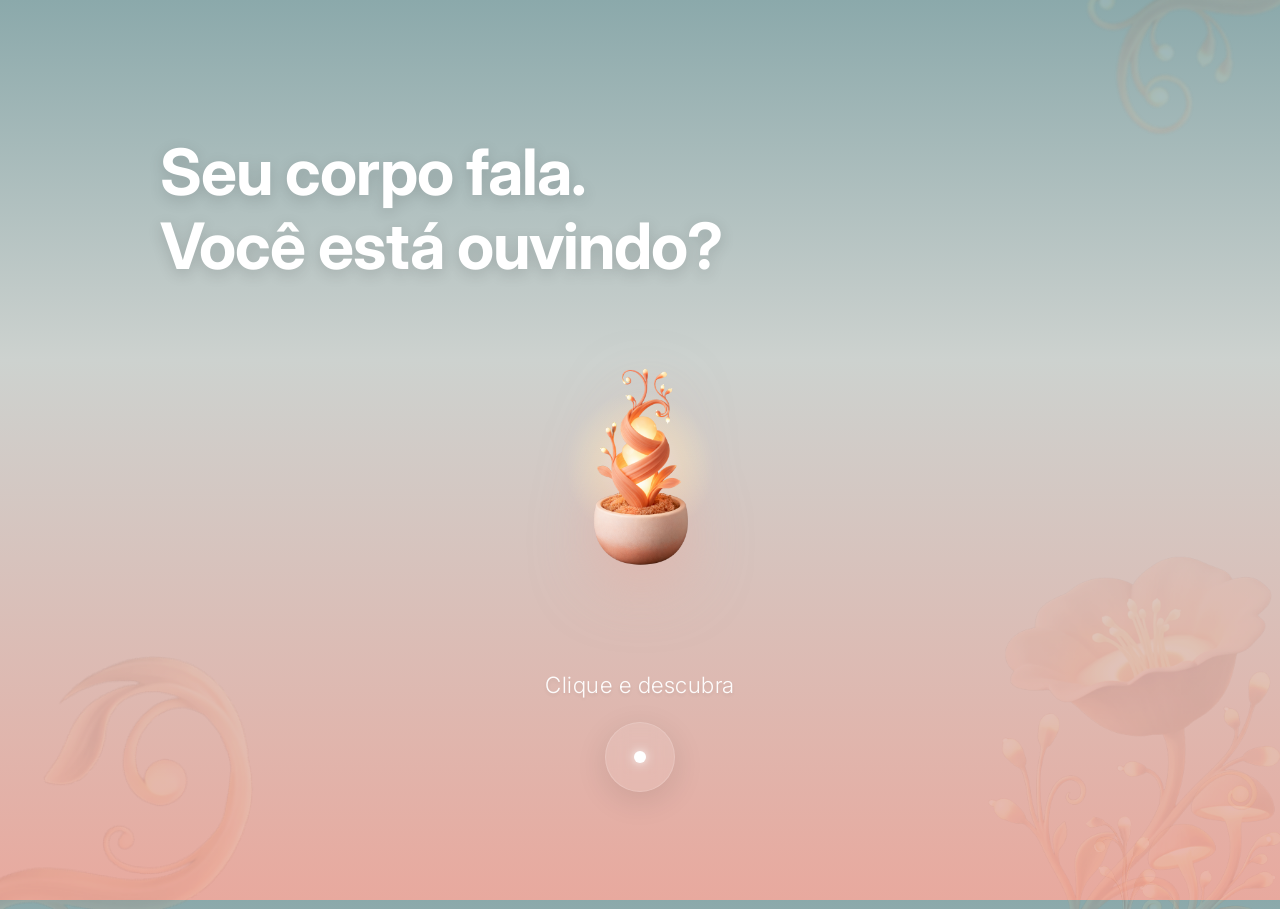
<file: index.html>
<!DOCTYPE html>
<html lang="pt-BR">
<head>
    <meta charset="UTF-8">
    <meta name="viewport" content="width=device-width, initial-scale=1.0">
    <title>Sua Saúde - IA Health</title>
    <!-- Usando a fonte Inter para um visual moderno e premium -->
    <link rel="preconnect" href="https://fonts.googleapis.com">
    <link rel="preconnect" href="https://fonts.gstatic.com" crossorigin>
    <link href="https://fonts.googleapis.com/css2?family=Inter:wght@300;400;700;800&display=swap" rel="stylesheet">
    <link rel="stylesheet" href="css/style.css">
</head>
<body>
    <!-- Elementos de fundo em forma de redemoinho / flores para compor o visual -->
    <div class="background-elements">
        <img src="assets/swirl-top.png" alt="" class="deco top-right">
        <img src="assets/bg-flower.png" alt="" class="deco bottom-right">
        <img src="assets/swirl-bottom.png" alt="" class="deco bottom-left">
    </div>

    <main class="container">
        <header class="hero-text">
            <h1>Seu corpo fala.<br>Você está ouvindo?</h1>
        </header>

        <!-- Container do vaso de planta -->
        <div class="plant-container">
            <img src="assets/plant.png" alt="Planta brilhante" class="plant-image">
            <div class="glow-effect"></div>
        </div>

        <div class="action-area">
            <p class="subtitle">Clique e descubra</p>
            <button class="discover-btn" id="discoverBtn" aria-label="Descobrir">
                <span class="dot"></span>
            </button>
        </div>
    </main>

    <script src="js/script.js"></script>
</body>
</html>
</file>
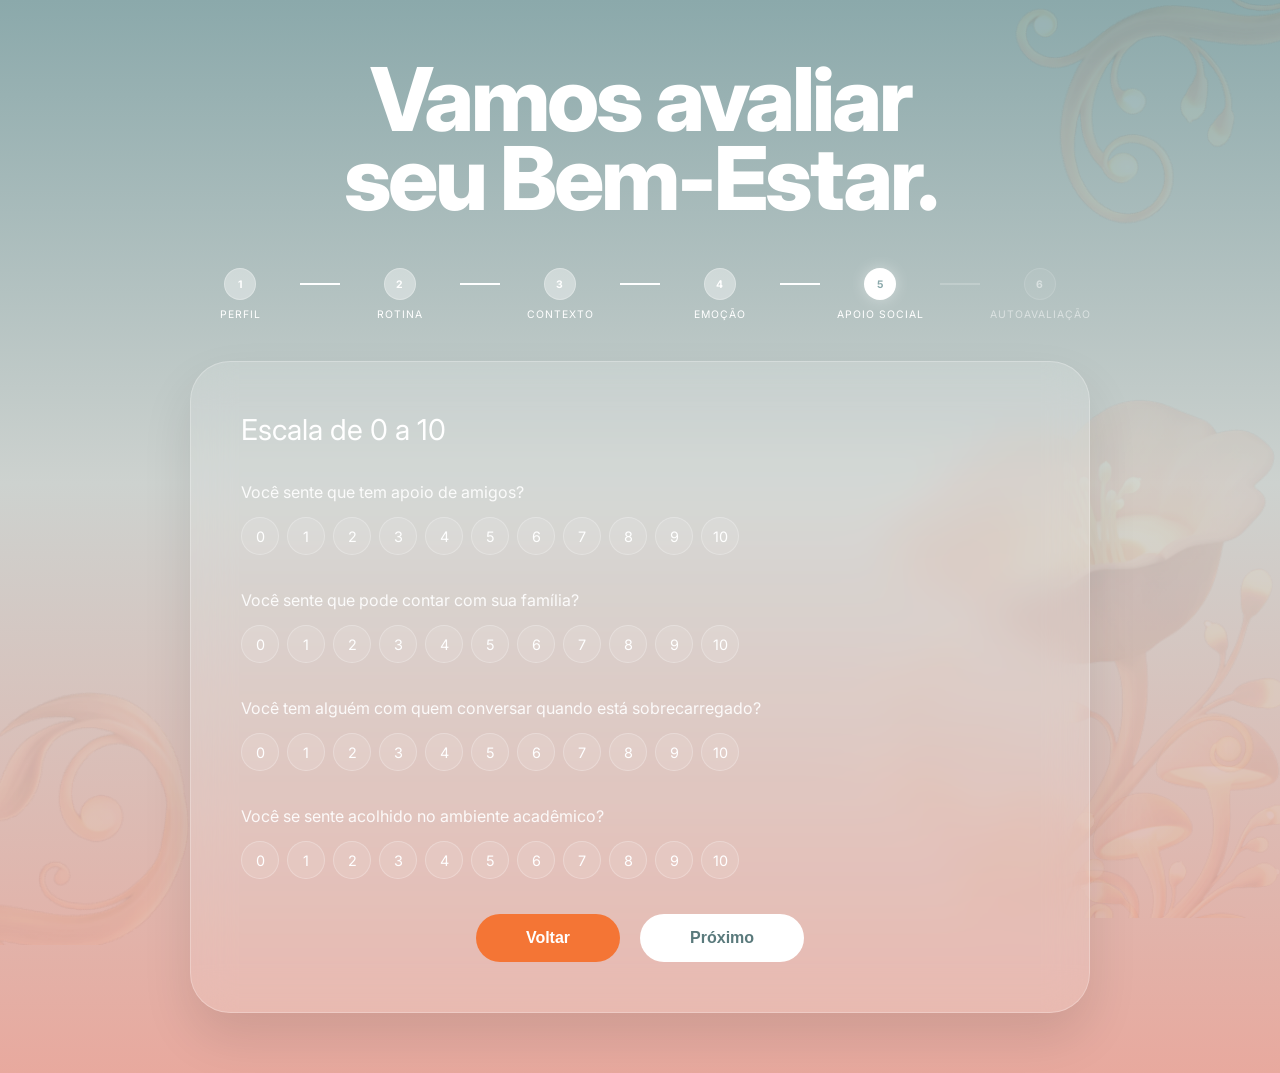
<file: apoio.html>
<!DOCTYPE html>
<html lang="pt-BR">
<head>
    <meta charset="UTF-8">
    <meta name="viewport" content="width=device-width, initial-scale=1.0">
    <title>Avaliação de Bem-Estar - Apoio Social</title>
    <link href="https://fonts.googleapis.com/css2?family=Inter:wght@300;400;700;800&display=swap" rel="stylesheet">
    <link rel="stylesheet" href="apoio.css">
</head>
<body>
    <div class="background-elements">
        <img src="assets/swirl-top.png" alt="" class="deco top-right">
        <img src="assets/bg-flower.png" alt="" class="deco bottom-right">
        <img src="assets/swirl-bottom.png" alt="" class="deco bottom-left">
    </div>

    <main class="main-container">
        <header class="hero-text">
            <h1>Vamos avaliar<br>seu Bem-Estar.</h1>
        </header>

        <nav class="navbar">
            <div class="step completed"><div class="circle">1</div><span>Perfil</span></div>
            <div class="line active"></div>
            <div class="step completed"><div class="circle">2</div><span>Rotina</span></div>
            <div class="line active"></div>
            <div class="step completed"><div class="circle">3</div><span>Contexto</span></div>
            <div class="line active"></div>
            <div class="step completed"><div class="circle">4</div><span>Emoção</span></div>
            <div class="line active"></div>
            <div class="step active"><div class="circle">5</div><span>Apoio Social</span></div>
            <div class="line"></div>
            <div class="step"><div class="circle">6</div><span>Autoavaliação</span></div>
        </nav>

        <section class="card-form">
            <h2 class="form-title">Escala de 0 a 10</h2>

            <div class="question-group">
                <label class="question-label">Você sente que tem apoio de amigos?</label>
                <div class="scale-row">
                    <label class="scale-option"><input type="radio" name="a1" value="0"><span>0</span></label>
                    <label class="scale-option"><input type="radio" name="a1" value="1"><span>1</span></label>
                    <label class="scale-option"><input type="radio" name="a1" value="2"><span>2</span></label>
                    <label class="scale-option"><input type="radio" name="a1" value="3"><span>3</span></label>
                    <label class="scale-option"><input type="radio" name="a1" value="4"><span>4</span></label>
                    <label class="scale-option"><input type="radio" name="a1" value="5"><span>5</span></label>
                    <label class="scale-option"><input type="radio" name="a1" value="6"><span>6</span></label>
                    <label class="scale-option"><input type="radio" name="a1" value="7"><span>7</span></label>
                    <label class="scale-option"><input type="radio" name="a1" value="8"><span>8</span></label>
                    <label class="scale-option"><input type="radio" name="a1" value="9"><span>9</span></label>
                    <label class="scale-option"><input type="radio" name="a1" value="10"><span>10</span></label>
                </div>
            </div>

            <div class="question-group">
                <label class="question-label">Você sente que pode contar com sua família?</label>
                <div class="scale-row">
                    <label class="scale-option"><input type="radio" name="a2" value="0"><span>0</span></label>
                    <label class="scale-option"><input type="radio" name="a2" value="1"><span>1</span></label>
                    <label class="scale-option"><input type="radio" name="a2" value="2"><span>2</span></label>
                    <label class="scale-option"><input type="radio" name="a2" value="3"><span>3</span></label>
                    <label class="scale-option"><input type="radio" name="a2" value="4"><span>4</span></label>
                    <label class="scale-option"><input type="radio" name="a2" value="5"><span>5</span></label>
                    <label class="scale-option"><input type="radio" name="a2" value="6"><span>6</span></label>
                    <label class="scale-option"><input type="radio" name="a2" value="7"><span>7</span></label>
                    <label class="scale-option"><input type="radio" name="a2" value="8"><span>8</span></label>
                    <label class="scale-option"><input type="radio" name="a2" value="9"><span>9</span></label>
                    <label class="scale-option"><input type="radio" name="a2" value="10"><span>10</span></label>
                </div>
            </div>

            <div class="question-group">
                <label class="question-label">Você tem alguém com quem conversar quando está sobrecarregado?</label>
                <div class="scale-row">
                    <label class="scale-option"><input type="radio" name="a3" value="0"><span>0</span></label>
                    <label class="scale-option"><input type="radio" name="a3" value="1"><span>1</span></label>
                    <label class="scale-option"><input type="radio" name="a3" value="2"><span>2</span></label>
                    <label class="scale-option"><input type="radio" name="a3" value="3"><span>3</span></label>
                    <label class="scale-option"><input type="radio" name="a3" value="4"><span>4</span></label>
                    <label class="scale-option"><input type="radio" name="a3" value="5"><span>5</span></label>
                    <label class="scale-option"><input type="radio" name="a3" value="6"><span>6</span></label>
                    <label class="scale-option"><input type="radio" name="a3" value="7"><span>7</span></label>
                    <label class="scale-option"><input type="radio" name="a3" value="8"><span>8</span></label>
                    <label class="scale-option"><input type="radio" name="a3" value="9"><span>9</span></label>
                    <label class="scale-option"><input type="radio" name="a3" value="10"><span>10</span></label>
                </div>
            </div>

            <div class="question-group">
                <label class="question-label">Você se sente acolhido no ambiente acadêmico?</label>
                <div class="scale-row">
                    <label class="scale-option"><input type="radio" name="a4" value="0"><span>0</span></label>
                    <label class="scale-option"><input type="radio" name="a4" value="1"><span>1</span></label>
                    <label class="scale-option"><input type="radio" name="a4" value="2"><span>2</span></label>
                    <label class="scale-option"><input type="radio" name="a4" value="3"><span>3</span></label>
                    <label class="scale-option"><input type="radio" name="a4" value="4"><span>4</span></label>
                    <label class="scale-option"><input type="radio" name="a4" value="5"><span>5</span></label>
                    <label class="scale-option"><input type="radio" name="a4" value="6"><span>6</span></label>
                    <label class="scale-option"><input type="radio" name="a4" value="7"><span>7</span></label>
                    <label class="scale-option"><input type="radio" name="a4" value="8"><span>8</span></label>
                    <label class="scale-option"><input type="radio" name="a4" value="9"><span>9</span></label>
                    <label class="scale-option"><input type="radio" name="a4" value="10"><span>10</span></label>
                </div>
            </div>

            <div class="button-group">
                <button class="btn-voltar" onclick="window.history.back()">Voltar</button>
                <button class="btn-proximo" id="nextBtn">Próximo</button>
            </div>
        </section>
    </main>

    <script src="apoio.js"></script>
</body>
</html>
</file>
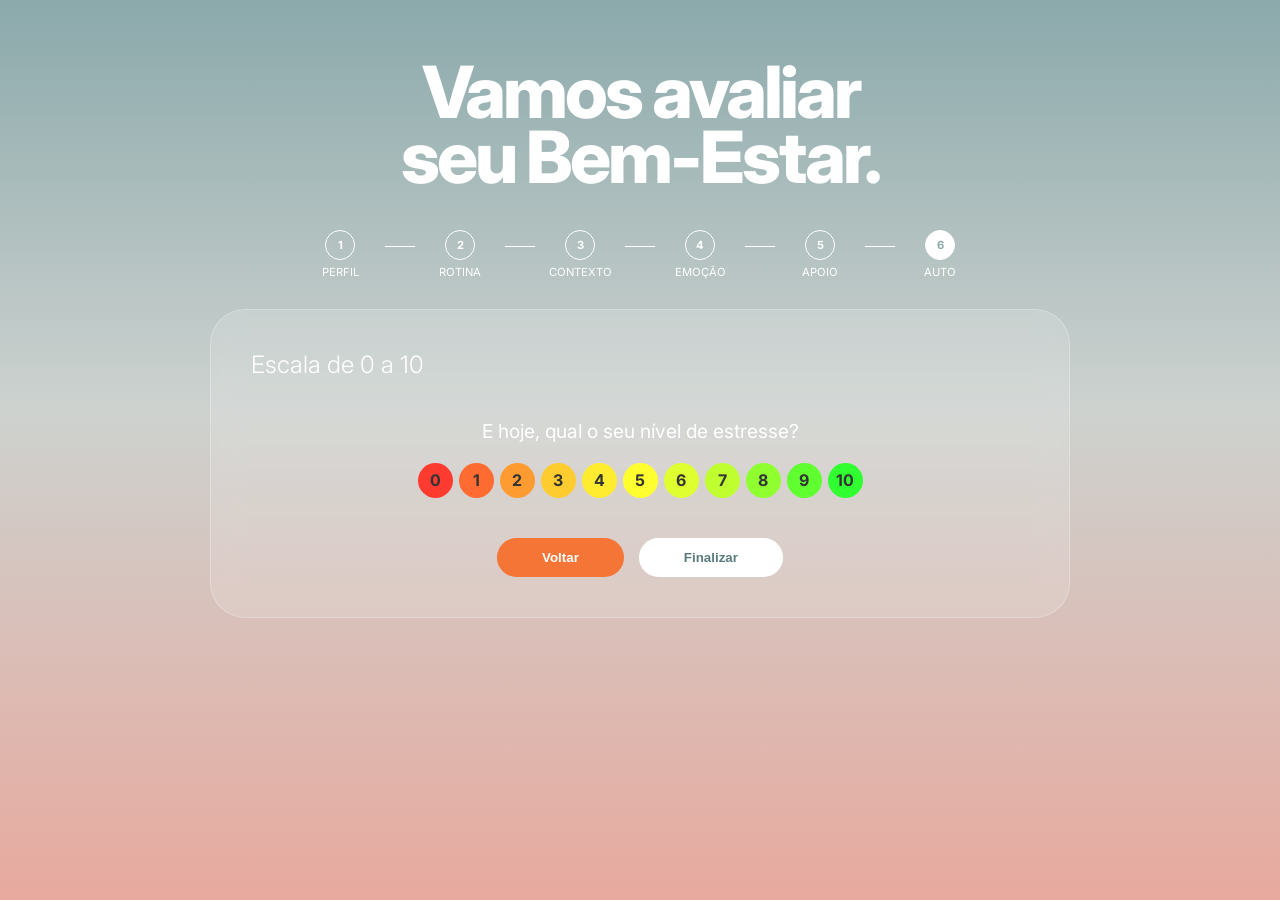
<file: avaliacao.html>
<!DOCTYPE html>
<html lang="pt-BR">
<head>
    <meta charset="UTF-8">
    <meta name="viewport" content="width=device-width, initial-scale=1.0">
    <title>Bem-Estar - Autoavaliação</title>
    <link href="https://fonts.googleapis.com/css2?family=Inter:wght@300;400;700;800&display=swap" rel="stylesheet">
    <link rel="stylesheet" href="avaliacao.css">
</head>
<body>
    <div class="background-elements">
        <div class="deco swirl-top"></div>
        <div class="deco flower-bottom"></div>
    </div>

    <main class="main-container">
        <header class="hero-text">
            <h1>Vamos avaliar<br>seu Bem-Estar.</h1>
        </header>

        <nav class="navbar">
            <div class="step completed"><div class="circle">1</div><span>Perfil</span></div>
            <div class="line active"></div>
            <div class="step completed"><div class="circle">2</div><span>Rotina</span></div>
            <div class="line active"></div>
            <div class="step completed"><div class="circle">3</div><span>Contexto</span></div>
            <div class="line active"></div>
            <div class="step completed"><div class="circle">4</div><span>Emoção</span></div>
            <div class="line active"></div>
            <div class="step completed"><div class="circle">5</div><span>Apoio</span></div>
            <div class="line active"></div>
            <div class="step active"><div class="circle">6</div><span>Auto</span></div>
        </nav>

        <section class="card-form">
            <h2 class="form-title">Escala de 0 a 10</h2>

            <div class="question-group central">
                <p class="question-text">E hoje, qual o seu nível de estresse?</p>
                
                <div class="scale-row color-scale">
                    <label class="scale-option lv-0"><input type="radio" name="estresse" value="0"><span>0</span></label>
                    <label class="scale-option lv-1"><input type="radio" name="estresse" value="1"><span>1</span></label>
                    <label class="scale-option lv-2"><input type="radio" name="estresse" value="2"><span>2</span></label>
                    <label class="scale-option lv-3"><input type="radio" name="estresse" value="3"><span>3</span></label>
                    <label class="scale-option lv-4"><input type="radio" name="estresse" value="4"><span>4</span></label>
                    <label class="scale-option lv-5"><input type="radio" name="estresse" value="5"><span>5</span></label>
                    <label class="scale-option lv-6"><input type="radio" name="estresse" value="6"><span>6</span></label>
                    <label class="scale-option lv-7"><input type="radio" name="estresse" value="7"><span>7</span></label>
                    <label class="scale-option lv-8"><input type="radio" name="estresse" value="8"><span>8</span></label>
                    <label class="scale-option lv-9"><input type="radio" name="estresse" value="9"><span>9</span></label>
                    <label class="scale-option lv-10"><input type="radio" name="estresse" value="10"><span>10</span></label>
                </div>
            </div>

            <div class="button-group">
                <button class="btn-voltar" onclick="history.back()">Voltar</button>
                <button class="btn-proximo" id="btnFinalizar">Finalizar</button>
            </div>
        </section>
    </main>

    <script src="avaliacao.js"></script>
</body>
</html>
</file>
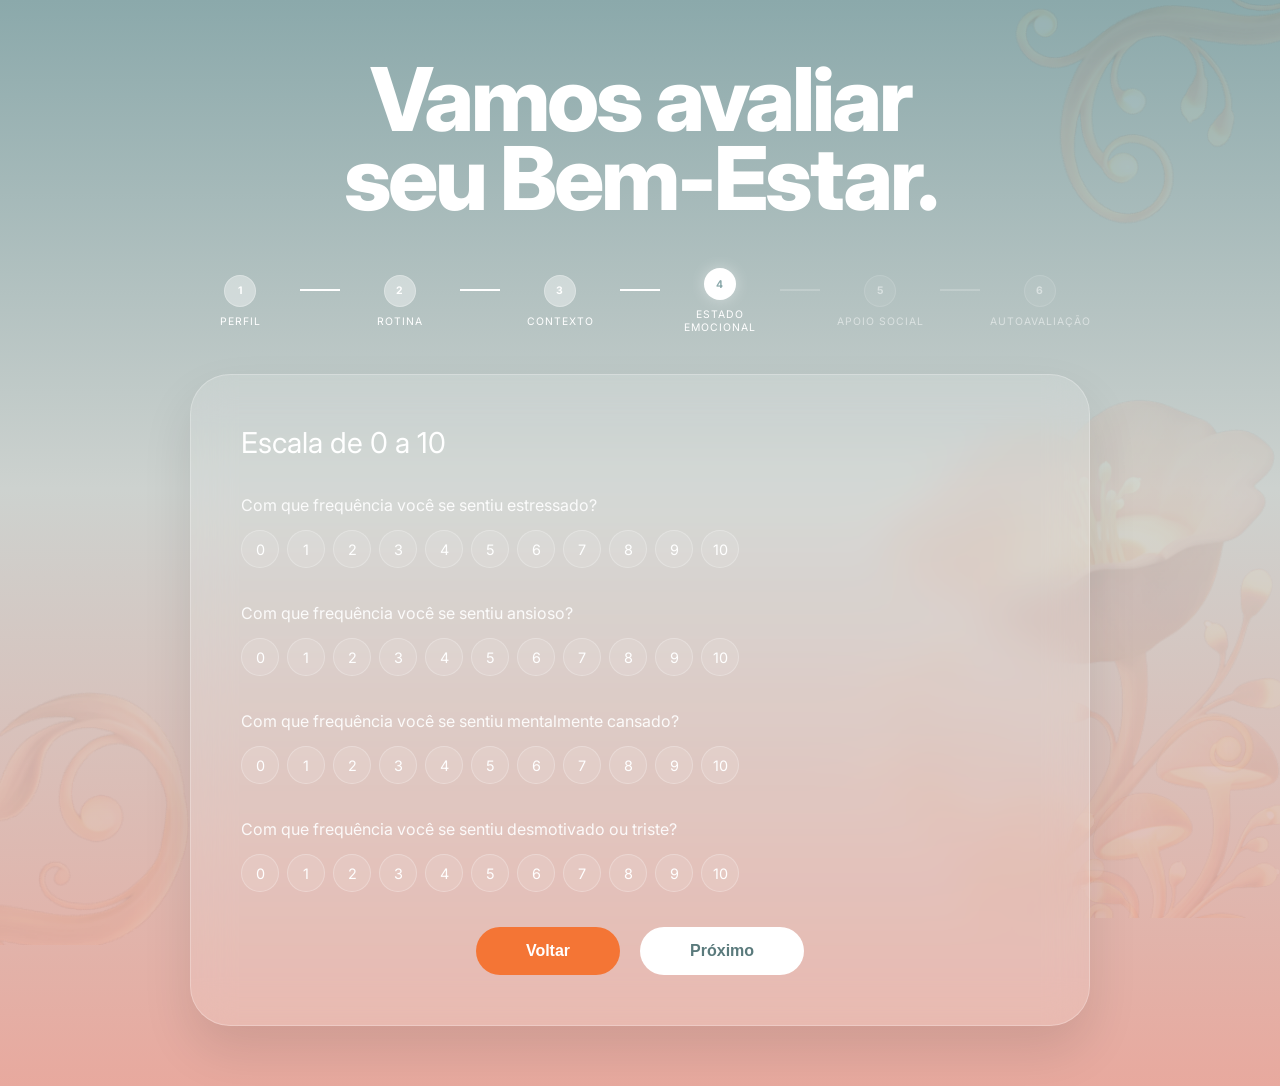
<file: emocional.html>
<!DOCTYPE html>
<html lang="pt-BR">
<head>
    <meta charset="UTF-8">
    <meta name="viewport" content="width=device-width, initial-scale=1.0">
    <title>Avaliação de Bem-Estar - Estado Emocional</title>
    <link href="https://fonts.googleapis.com/css2?family=Inter:wght@300;400;700;800&display=swap" rel="stylesheet">
    <link rel="stylesheet" href="emocional.css">
</head>
<body>
    <div class="background-elements">
        <img src="assets/swirl-top.png" alt="" class="deco top-right">
        <img src="assets/bg-flower.png" alt="" class="deco bottom-right">
        <img src="assets/swirl-bottom.png" alt="" class="deco bottom-left">
    </div>

    <main class="main-container">
        <header class="hero-text">
            <h1>Vamos avaliar<br>seu Bem-Estar.</h1>
        </header>

        <nav class="navbar">
            <div class="step completed"><div class="circle">1</div><span>Perfil</span></div>
            <div class="line active"></div>
            <div class="step completed"><div class="circle">2</div><span>Rotina</span></div>
            <div class="line active"></div>
            <div class="step completed"><div class="circle">3</div><span>Contexto</span></div>
            <div class="line active"></div>
            <div class="step active"><div class="circle">4</div><span>Estado Emocional</span></div>
            <div class="line"></div>
            <div class="step"><div class="circle">5</div><span>Apoio Social</span></div>
            <div class="line"></div>
            <div class="step"><div class="circle">6</div><span>Autoavaliação</span></div>
        </nav>

        <section class="card-form">
            <h2 class="form-title">Escala de 0 a 10</h2>

            <div class="question-group">
                <label class="question-label">Com que frequência você se sentiu estressado?</label>
                <div class="scale-row">
                    <label class="scale-option"><input type="radio" name="e1" value="0"><span>0</span></label>
                    <label class="scale-option"><input type="radio" name="e1" value="1"><span>1</span></label>
                    <label class="scale-option"><input type="radio" name="e1" value="2"><span>2</span></label>
                    <label class="scale-option"><input type="radio" name="e1" value="3"><span>3</span></label>
                    <label class="scale-option"><input type="radio" name="e1" value="4"><span>4</span></label>
                    <label class="scale-option"><input type="radio" name="e1" value="5"><span>5</span></label>
                    <label class="scale-option"><input type="radio" name="e1" value="6"><span>6</span></label>
                    <label class="scale-option"><input type="radio" name="e1" value="7"><span>7</span></label>
                    <label class="scale-option"><input type="radio" name="e1" value="8"><span>8</span></label>
                    <label class="scale-option"><input type="radio" name="e1" value="9"><span>9</span></label>
                    <label class="scale-option"><input type="radio" name="e1" value="10"><span>10</span></label>
                </div>
            </div>

            <div class="question-group">
                <label class="question-label">Com que frequência você se sentiu ansioso?</label>
                <div class="scale-row">
                    <label class="scale-option"><input type="radio" name="e2" value="0"><span>0</span></label>
                    <label class="scale-option"><input type="radio" name="e2" value="1"><span>1</span></label>
                    <label class="scale-option"><input type="radio" name="e2" value="2"><span>2</span></label>
                    <label class="scale-option"><input type="radio" name="e2" value="3"><span>3</span></label>
                    <label class="scale-option"><input type="radio" name="e2" value="4"><span>4</span></label>
                    <label class="scale-option"><input type="radio" name="e2" value="5"><span>5</span></label>
                    <label class="scale-option"><input type="radio" name="e2" value="6"><span>6</span></label>
                    <label class="scale-option"><input type="radio" name="e2" value="7"><span>7</span></label>
                    <label class="scale-option"><input type="radio" name="e2" value="8"><span>8</span></label>
                    <label class="scale-option"><input type="radio" name="e2" value="9"><span>9</span></label>
                    <label class="scale-option"><input type="radio" name="e2" value="10"><span>10</span></label>
                </div>
            </div>

            <div class="question-group">
                <label class="question-label">Com que frequência você se sentiu mentalmente cansado?</label>
                <div class="scale-row">
                    <label class="scale-option"><input type="radio" name="e3" value="0"><span>0</span></label>
                    <label class="scale-option"><input type="radio" name="e3" value="1"><span>1</span></label>
                    <label class="scale-option"><input type="radio" name="e3" value="2"><span>2</span></label>
                    <label class="scale-option"><input type="radio" name="e3" value="3"><span>3</span></label>
                    <label class="scale-option"><input type="radio" name="e3" value="4"><span>4</span></label>
                    <label class="scale-option"><input type="radio" name="e3" value="5"><span>5</span></label>
                    <label class="scale-option"><input type="radio" name="e3" value="6"><span>6</span></label>
                    <label class="scale-option"><input type="radio" name="e3" value="7"><span>7</span></label>
                    <label class="scale-option"><input type="radio" name="e3" value="8"><span>8</span></label>
                    <label class="scale-option"><input type="radio" name="e3" value="9"><span>9</span></label>
                    <label class="scale-option"><input type="radio" name="e3" value="10"><span>10</span></label>
                </div>
            </div>

            <div class="question-group">
                <label class="question-label">Com que frequência você se sentiu desmotivado ou triste?</label>
                <div class="scale-row">
                    <label class="scale-option"><input type="radio" name="e4" value="0"><span>0</span></label>
                    <label class="scale-option"><input type="radio" name="e4" value="1"><span>1</span></label>
                    <label class="scale-option"><input type="radio" name="e4" value="2"><span>2</span></label>
                    <label class="scale-option"><input type="radio" name="e4" value="3"><span>3</span></label>
                    <label class="scale-option"><input type="radio" name="e4" value="4"><span>4</span></label>
                    <label class="scale-option"><input type="radio" name="e4" value="5"><span>5</span></label>
                    <label class="scale-option"><input type="radio" name="e4" value="6"><span>6</span></label>
                    <label class="scale-option"><input type="radio" name="e4" value="7"><span>7</span></label>
                    <label class="scale-option"><input type="radio" name="e4" value="8"><span>8</span></label>
                    <label class="scale-option"><input type="radio" name="e4" value="9"><span>9</span></label>
                    <label class="scale-option"><input type="radio" name="e4" value="10"><span>10</span></label>
                </div>
            </div>

            <div class="button-group">
                <button class="btn-voltar" onclick="window.history.back()">Voltar</button>
                <button class="btn-proximo" id="nextBtn">Próximo</button>
            </div>
        </section>
    </main>

    <script src="emocional.js"></script>
</body>
</html>
</file>
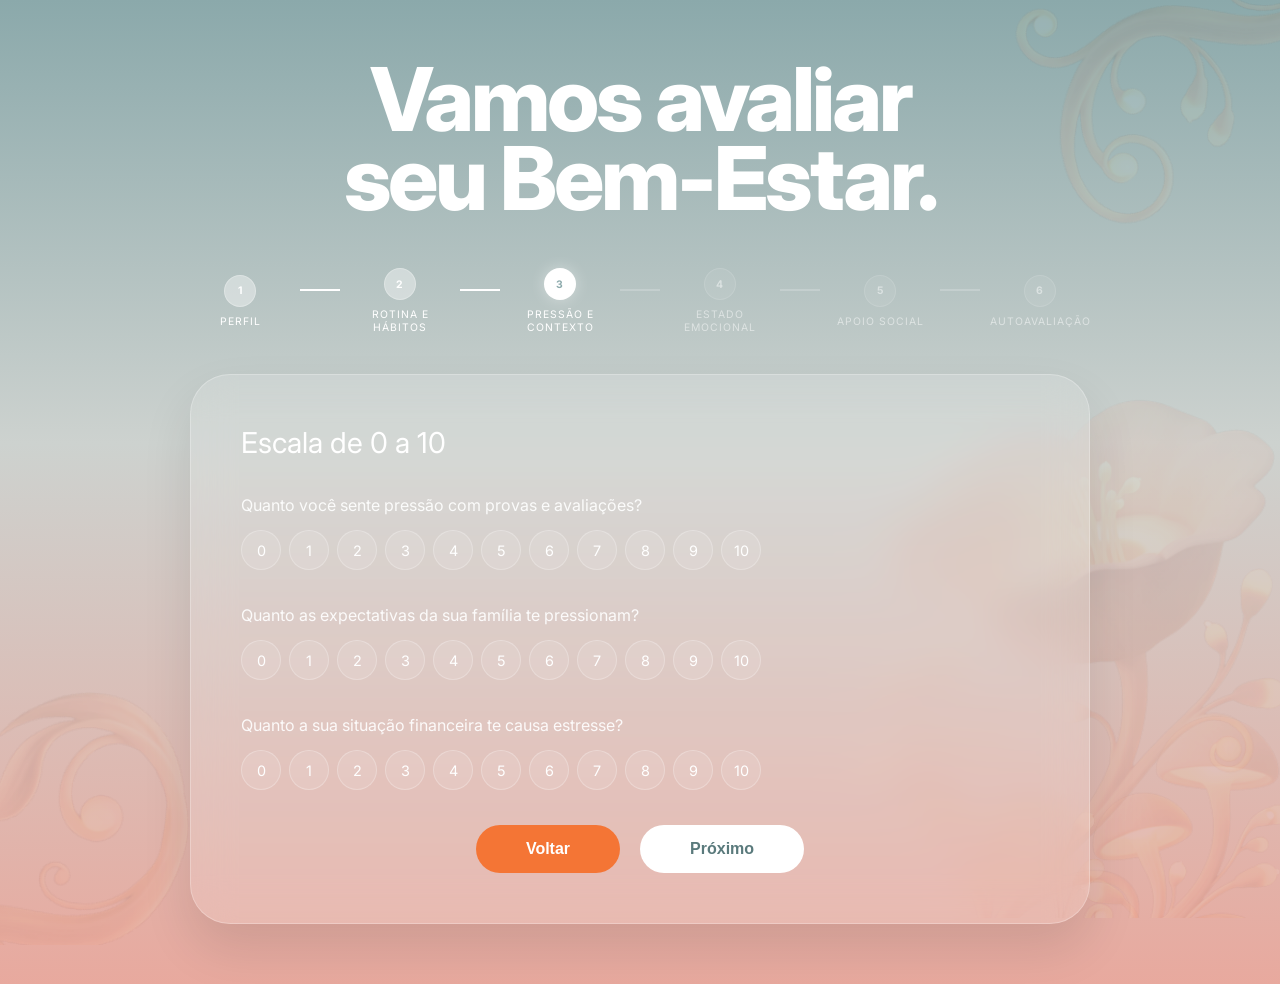
<file: escala.html>
<!DOCTYPE html>
<html lang="pt-BR">
<head>
    <meta charset="UTF-8">
    <meta name="viewport" content="width=device-width, initial-scale=1.0">
    <title>Avaliação de Bem-Estar - Contexto</title>
    <link href="https://fonts.googleapis.com/css2?family=Inter:wght@300;400;700;800&display=swap" rel="stylesheet">
    <link rel="stylesheet" href="escala.css">
</head>
<body>
    <div class="background-elements">
        <img src="assets/swirl-top.png" alt="" class="deco top-right">
        <img src="assets/bg-flower.png" alt="" class="deco bottom-right">
        <img src="assets/swirl-bottom.png" alt="" class="deco bottom-left">
    </div>

    <main class="main-container">
        <header class="hero-text">
            <h1>Vamos avaliar<br>seu Bem-Estar.</h1>
        </header>

        <nav class="navbar">
            <div class="step completed"><div class="circle">1</div><span>Perfil</span></div>
            <div class="line active"></div>
            <div class="step completed"><div class="circle">2</div><span>Rotina e Hábitos</span></div>
            <div class="line active"></div>
            <div class="step active"><div class="circle">3</div><span>Pressão e Contexto</span></div>
            <div class="line"></div>
            <div class="step"><div class="circle">4</div><span>Estado Emocional</span></div>
            <div class="line"></div>
            <div class="step"><div class="circle">5</div><span>Apoio Social</span></div>
            <div class="line"></div>
            <div class="step"><div class="circle">6</div><span>Autoavaliação</span></div>
        </nav>

        <section class="card-form">
            <h2 class="form-title">Escala de 0 a 10</h2>

            <div class="question-group">
                <label class="question-label">Quanto você sente pressão com provas e avaliações?</label>
                <div class="scale-row">
                    <label class="scale-option"><input type="radio" name="p1" value="0"><span>0</span></label>
                    <label class="scale-option"><input type="radio" name="p1" value="1"><span>1</span></label>
                    <label class="scale-option"><input type="radio" name="p1" value="2"><span>2</span></label>
                    <label class="scale-option"><input type="radio" name="p1" value="3"><span>3</span></label>
                    <label class="scale-option"><input type="radio" name="p1" value="4"><span>4</span></label>
                    <label class="scale-option"><input type="radio" name="p1" value="5"><span>5</span></label>
                    <label class="scale-option"><input type="radio" name="p1" value="6"><span>6</span></label>
                    <label class="scale-option"><input type="radio" name="p1" value="7"><span>7</span></label>
                    <label class="scale-option"><input type="radio" name="p1" value="8"><span>8</span></label>
                    <label class="scale-option"><input type="radio" name="p1" value="9"><span>9</span></label>
                    <label class="scale-option"><input type="radio" name="p1" value="10"><span>10</span></label>
                </div>
            </div>

            <div class="question-group">
                <label class="question-label">Quanto as expectativas da sua família te pressionam?</label>
                <div class="scale-row">
                    <label class="scale-option"><input type="radio" name="p2" value="0"><span>0</span></label>
                    <label class="scale-option"><input type="radio" name="p2" value="1"><span>1</span></label>
                    <label class="scale-option"><input type="radio" name="p2" value="2"><span>2</span></label>
                    <label class="scale-option"><input type="radio" name="p2" value="3"><span>3</span></label>
                    <label class="scale-option"><input type="radio" name="p2" value="4"><span>4</span></label>
                    <label class="scale-option"><input type="radio" name="p2" value="5"><span>5</span></label>
                    <label class="scale-option"><input type="radio" name="p2" value="6"><span>6</span></label>
                    <label class="scale-option"><input type="radio" name="p2" value="7"><span>7</span></label>
                    <label class="scale-option"><input type="radio" name="p2" value="8"><span>8</span></label>
                    <label class="scale-option"><input type="radio" name="p2" value="9"><span>9</span></label>
                    <label class="scale-option"><input type="radio" name="p2" value="10"><span>10</span></label>
                </div>
            </div>

            <div class="question-group">
                <label class="question-label">Quanto a sua situação financeira te causa estresse?</label>
                <div class="scale-row">
                    <label class="scale-option"><input type="radio" name="p3" value="0"><span>0</span></label>
                    <label class="scale-option"><input type="radio" name="p3" value="1"><span>1</span></label>
                    <label class="scale-option"><input type="radio" name="p3" value="2"><span>2</span></label>
                    <label class="scale-option"><input type="radio" name="p3" value="3"><span>3</span></label>
                    <label class="scale-option"><input type="radio" name="p3" value="4"><span>4</span></label>
                    <label class="scale-option"><input type="radio" name="p3" value="5"><span>5</span></label>
                    <label class="scale-option"><input type="radio" name="p3" value="6"><span>6</span></label>
                    <label class="scale-option"><input type="radio" name="p3" value="7"><span>7</span></label>
                    <label class="scale-option"><input type="radio" name="p3" value="8"><span>8</span></label>
                    <label class="scale-option"><input type="radio" name="p3" value="9"><span>9</span></label>
                    <label class="scale-option"><input type="radio" name="p3" value="10"><span>10</span></label>
                </div>
            </div>

            <div class="button-group">
                <button class="btn-voltar" onclick="window.history.back()">Voltar</button>
                <button class="btn-proximo" id="nextBtn">Próximo</button>
            </div>
        </section>
    </main>

    <script src="escala.js"></script>
</body>
</html>
</file>
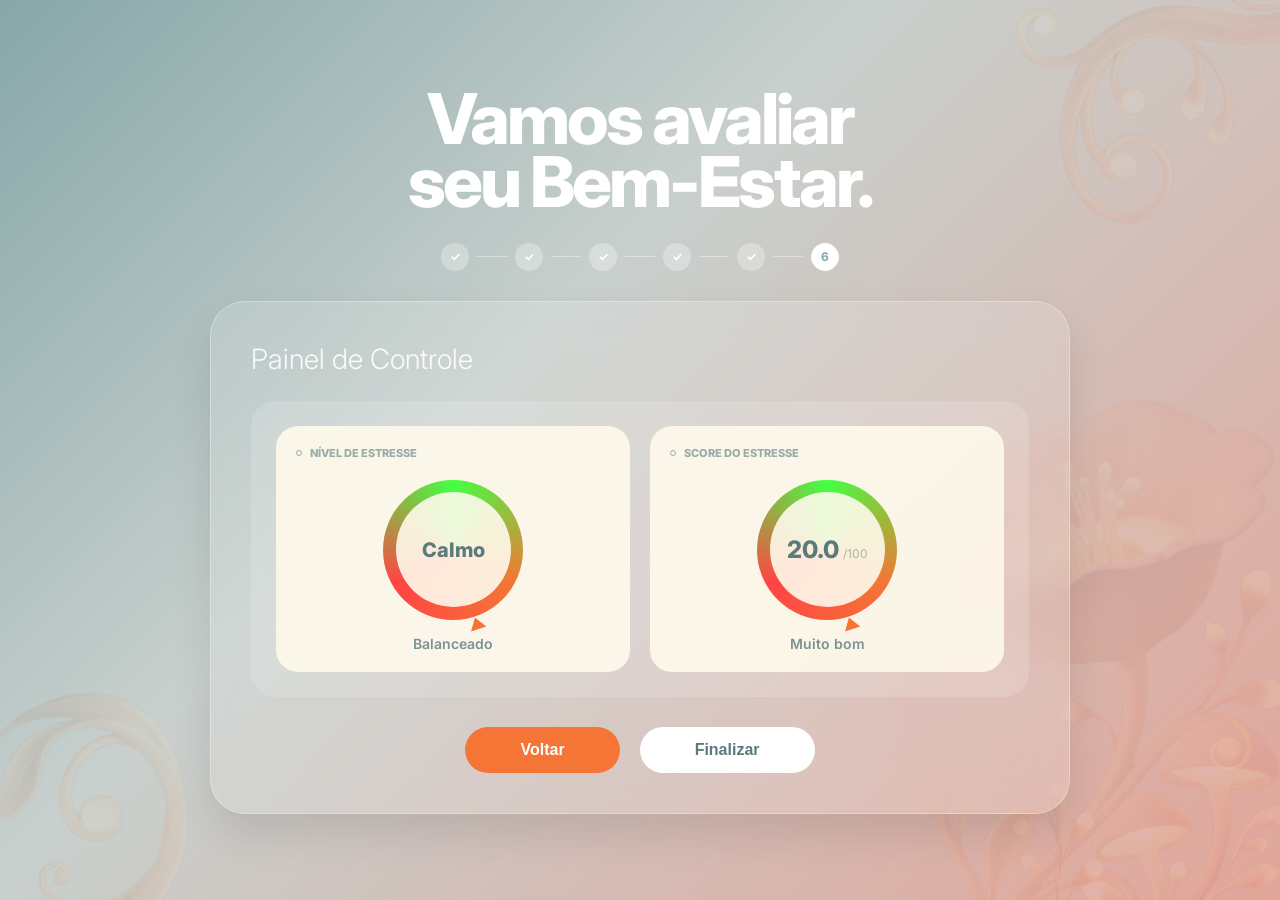
<file: painel.html>
<!DOCTYPE html>
<html lang="pt-BR">
<head>
    <meta charset="UTF-8">
    <meta name="viewport" content="width=device-width, initial-scale=1.0">
    <title>Painel de Controle - Bem-Estar</title>
    <link rel="stylesheet" href="painel.css">
    <link href="https://fonts.googleapis.com/css2?family=Inter:wght@300;400;700;800&display=swap" rel="stylesheet">
</head>
<body>

     <div class="background-elements">
        <img src="assets/swirl-top.png" alt="" class="deco top-right">
        <img src="assets/bg-flower.png" alt="" class="deco bottom-right">
        <img src="assets/swirl-bottom.png" alt="" class="deco bottom-left">
    </div>

    
    <main class="main-container">
        <header class="hero-section">
            <h1>Vamos avaliar<br>seu Bem-Estar.</h1>
        </header>

        <div class="stepper">
            <div class="step check">✓</div><div class="line"></div>
            <div class="step check">✓</div><div class="line"></div>
            <div class="step check">✓</div><div class="line"></div>
            <div class="step check">✓</div><div class="line"></div>
            <div class="step check">✓</div><div class="line"></div>
            <div class="step active">6</div>
        </div>

        <section class="glass-panel">
            <h2 class="panel-title">Painel de Controle</h2>
            
            <div class="results-grid">
                <div class="result-card">
                    <div class="card-header">
                        <div class="dot"></div>
                        <span>Nível de Estresse</span>
                    </div>
                    <div class="chart-area">
                        <div class="gauge-container">
                            <div class="gauge-bg"></div>
                            <div class="gauge-inner">
                                <span class="status-text">Calmo</span>
                            </div>
                            <div class="pointer-wrapper" id="ptrStress">
                                <div class="arrow-tip"></div>
                            </div>
                        </div>
                    </div>
                    <span class="card-footer">Balanceado</span>
                </div>

                <div class="result-card">
                    <div class="card-header">
                        <div class="dot"></div>
                        <span>Score do Estresse</span>
                    </div>
                    <div class="chart-area">
                        <div class="gauge-container">
                            <div class="gauge-bg"></div>
                            <div class="gauge-inner">
                                <div class="score-display">
                                    <span class="score-num">20.0</span>
                                    <span class="score-den">/100</span>
                                </div>
                            </div>
                            <div class="pointer-wrapper" id="ptrScore">
                                <div class="arrow-tip"></div>
                            </div>
                        </div>
                    </div>
                    <span class="card-footer">Muito bom</span>
                </div>
            </div>

            <div class="actions">
                <button id="btnVoltar" class="btn btn-voltar">Voltar</button>
                <button id="btnFinalizar" class="btn btn-finalizar">Finalizar</button>
            </div>
        </section>
    </main>

    <script src="painel.js"></script>
</body>
</html>
</file>
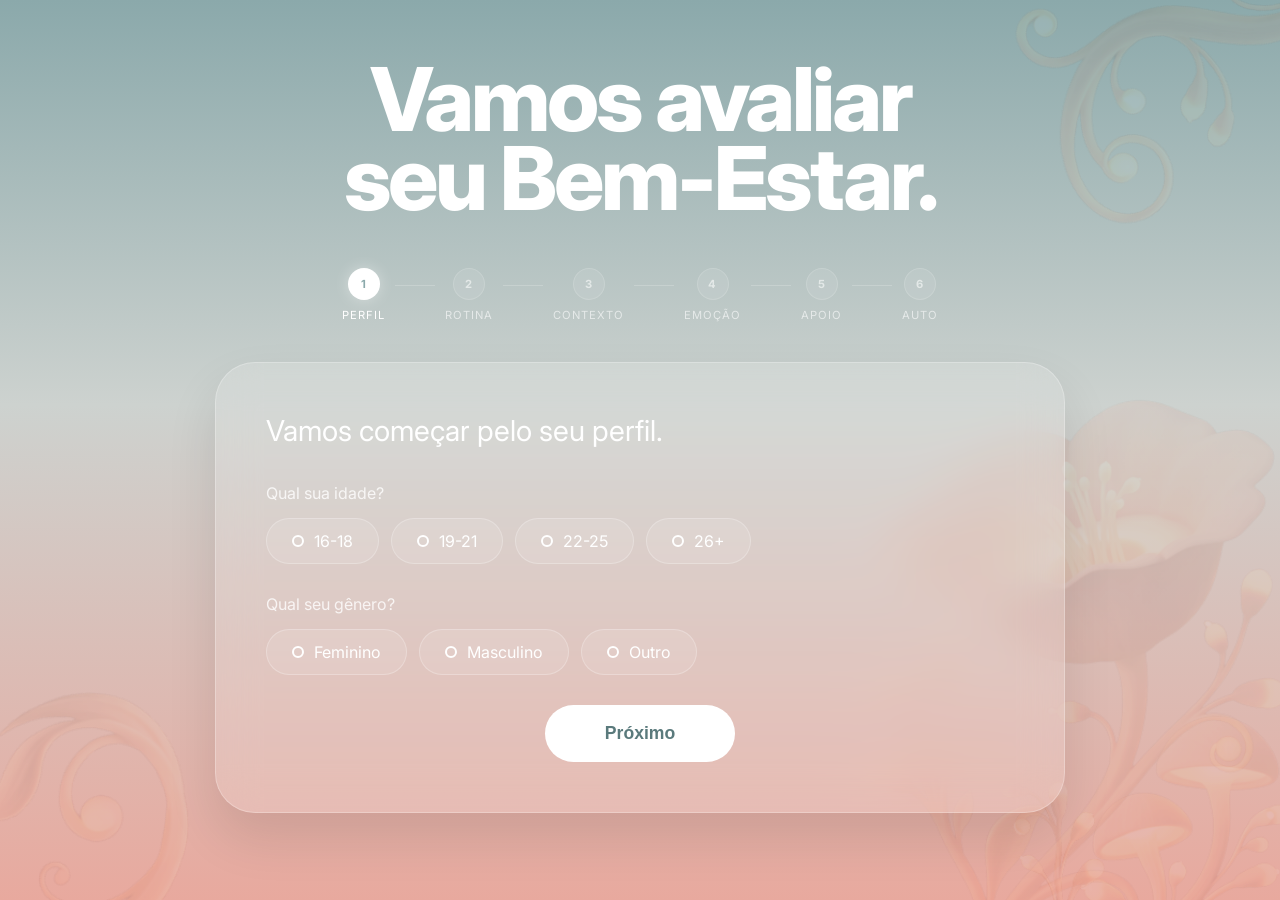
<file: perfil.html>
<!DOCTYPE html>
<html lang="pt-BR">
<head>
    <meta charset="UTF-8">
    <meta name="viewport" content="width=device-width, initial-scale=1.0">
    <title>Avaliação de Bem-Estar - IA Health</title>
    <link href="https://fonts.googleapis.com/css2?family=Inter:wght@300;400;700;800&display=swap" rel="stylesheet">
    <link rel="stylesheet" href="perfil.css">
</head>
<body>
    <div class="background-elements">
        <img src="assets/swirl-top.png" alt="" class="deco top-right">
        <img src="assets/bg-flower.png" alt="" class="deco bottom-right">
        <img src="assets/swirl-bottom.png" alt="" class="deco bottom-left">
    </div>

    <main class="main-container">
        <header class="hero-text">
            <h1>Vamos avaliar<br>seu Bem-Estar.</h1>
        </header>

        <nav class="navbar">
            <div class="step active"><div class="circle">1</div><span>Perfil</span></div>
            <div class="line"></div>
            <div class="step"><div class="circle">2</div><span>Rotina</span></div>
            <div class="line"></div>
            <div class="step"><div class="circle">3</div><span>Contexto</span></div>
            <div class="line"></div>
            <div class="step"><div class="circle">4</div><span>Emoção</span></div>
            <div class="line"></div>
            <div class="step"><div class="circle">5</div><span>Apoio</span></div>
            <div class="line"></div>
            <div class="step"><div class="circle">6</div><span>Auto</span></div>
        </nav>

        <section class="card-form">
            <h2 class="form-title">Vamos começar pelo seu perfil.</h2>

            <div class="question-group">
                <label class="question-label">Qual sua idade?</label>
                <div class="options-row">
                    <label class="option-pill">
                        <input type="radio" name="age" value="16-18">
                        <div class="pill-content">
                            <div class="dot"></div><span>16-18</span>
                        </div>
                    </label>
                    <label class="option-pill">
                        <input type="radio" name="age" value="19-21">
                        <div class="pill-content">
                            <div class="dot"></div><span>19-21</span>
                        </div>
                    </label>
                    <label class="option-pill">
                        <input type="radio" name="age" value="22-25">
                        <div class="pill-content">
                            <div class="dot"></div><span>22-25</span>
                        </div>
                    </label>
                    <label class="option-pill">
                        <input type="radio" name="age" value="26+">
                        <div class="pill-content">
                            <div class="dot"></div><span>26+</span>
                        </div>
                    </label>
                </div>
            </div>

            <div class="question-group">
                <label class="question-label">Qual seu gênero?</label>
                <div class="options-row">
                    <label class="option-pill">
                        <input type="radio" name="gender" value="feminino">
                        <div class="pill-content">
                            <div class="dot"></div><span>Feminino</span>
                        </div>
                    </label>
                    <label class="option-pill">
                        <input type="radio" name="gender" value="masculino">
                        <div class="pill-content">
                            <div class="dot"></div><span>Masculino</span>
                        </div>
                    </label>
                    <label class="option-pill">
                        <input type="radio" name="gender" value="outro">
                        <div class="pill-content">
                            <div class="dot"></div><span>Outro</span>
                        </div>
                    </label>
                </div>
            </div>

            <button class="btn-proximo" id="nextBtn">Próximo</button>
        </section>
    </main>

    <script src="perfil.js"></script>
</body>
</html>
</file>
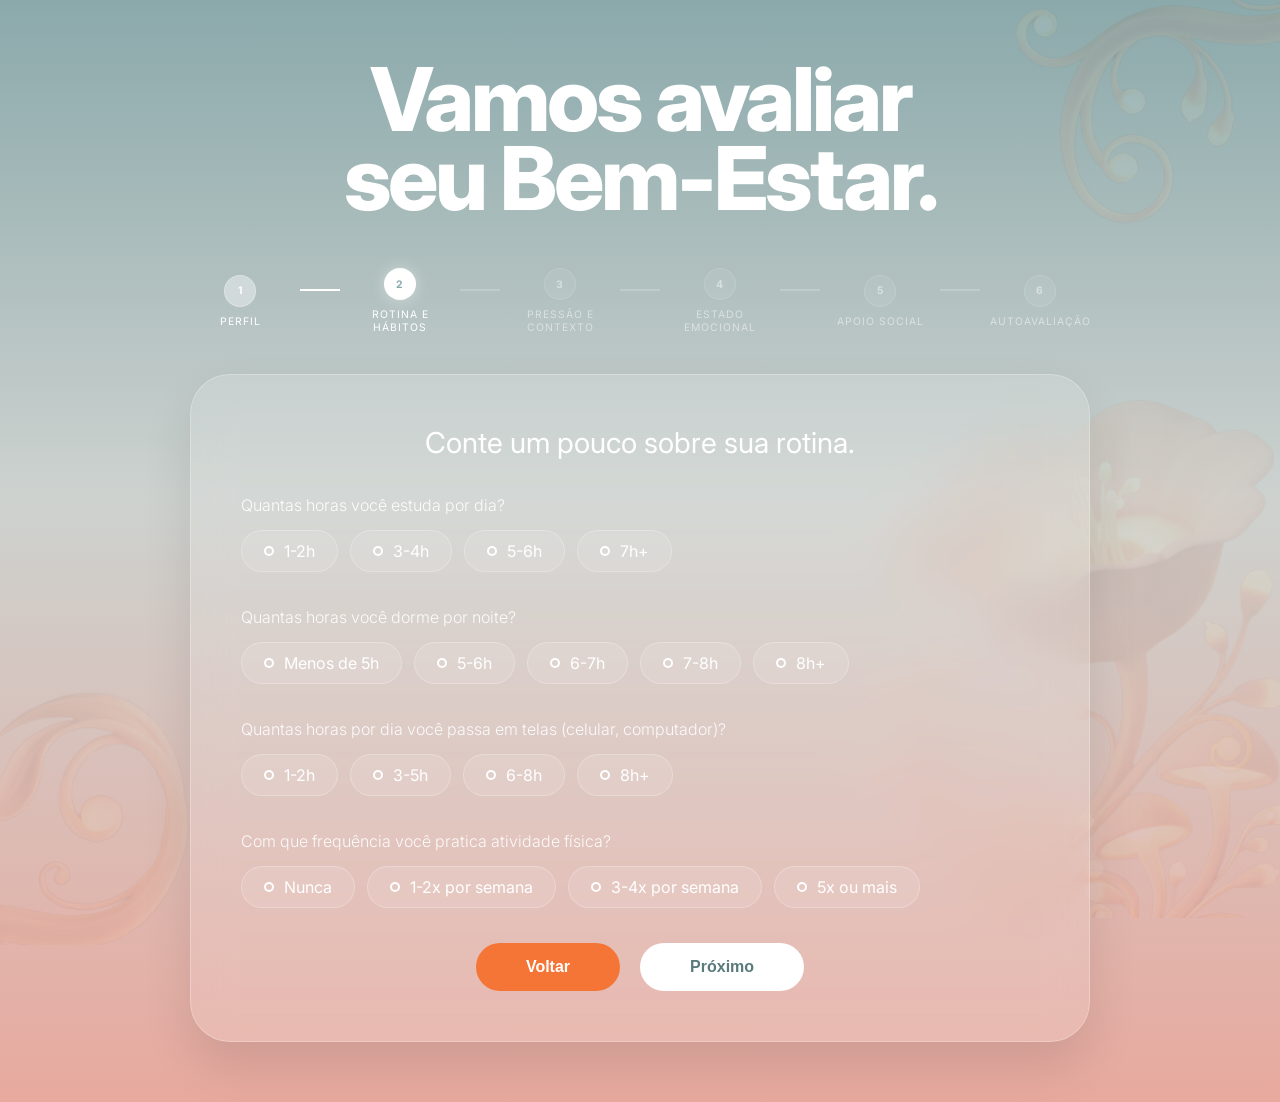
<file: rotina.html>
<!DOCTYPE html>
<html lang="pt-BR">
<head>
    <meta charset="UTF-8">
    <meta name="viewport" content="width=device-width, initial-scale=1.0">
    <title>Avaliação de Bem-Estar - Rotina</title>
    <link href="https://fonts.googleapis.com/css2?family=Inter:wght@300;400;700;800&display=swap" rel="stylesheet">
    <link rel="stylesheet" href="rotina.css">
</head>
<body>
    <div class="background-elements">
        <img src="assets/swirl-top.png" alt="" class="deco top-right">
        <img src="assets/bg-flower.png" alt="" class="deco bottom-right">
        <img src="assets/swirl-bottom.png" alt="" class="deco bottom-left">
    </div>

    <main class="main-container">
        <header class="hero-text">
            <h1>Vamos avaliar<br>seu Bem-Estar.</h1>
        </header>

        <nav class="navbar">
            <div class="step completed"><div class="circle">1</div><span>Perfil</span></div>
            <div class="line active"></div>
            <div class="step active"><div class="circle">2</div><span>Rotina e Hábitos</span></div>
            <div class="line"></div>
            <div class="step"><div class="circle">3</div><span>Pressão e Contexto</span></div>
            <div class="line"></div>
            <div class="step"><div class="circle">4</div><span>Estado Emocional</span></div>
            <div class="line"></div>
            <div class="step"><div class="circle">5</div><span>Apoio Social</span></div>
            <div class="line"></div>
            <div class="step"><div class="circle">6</div><span>Autoavaliação</span></div>
        </nav>

        <section class="card-form">
            <h2 class="form-title">Conte um pouco sobre sua rotina.</h2>

            <div class="question-group">
                <label class="question-label">Quantas horas você estuda por dia?</label>
                <div class="options-row">
                    <label class="option-pill">
                        <input type="radio" name="study" value="1-2h">
                        <div class="pill-content"><div class="dot"></div><span>1-2h</span></div>
                    </label>
                    <label class="option-pill">
                        <input type="radio" name="study" value="3-4h">
                        <div class="pill-content"><div class="dot"></div><span>3-4h</span></div>
                    </label>
                    <label class="option-pill">
                        <input type="radio" name="study" value="5-6h">
                        <div class="pill-content"><div class="dot"></div><span>5-6h</span></div>
                    </label>
                    <label class="option-pill">
                        <input type="radio" name="study" value="7h+">
                        <div class="pill-content"><div class="dot"></div><span>7h+</span></div>
                    </label>
                </div>
            </div>

            <div class="question-group">
                <label class="question-label">Quantas horas você dorme por noite?</label>
                <div class="options-row">
                    <label class="option-pill">
                        <input type="radio" name="sleep" value="<5h">
                        <div class="pill-content"><div class="dot"></div><span>Menos de 5h</span></div>
                    </label>
                    <label class="option-pill">
                        <input type="radio" name="sleep" value="5-6h">
                        <div class="pill-content"><div class="dot"></div><span>5-6h</span></div>
                    </label>
                    <label class="option-pill">
                        <input type="radio" name="sleep" value="6-7h">
                        <div class="pill-content"><div class="dot"></div><span>6-7h</span></div>
                    </label>
                    <label class="option-pill">
                        <input type="radio" name="sleep" value="7-8h">
                        <div class="pill-content"><div class="dot"></div><span>7-8h</span></div>
                    </label>
                    <label class="option-pill">
                        <input type="radio" name="sleep" value="8h+">
                        <div class="pill-content"><div class="dot"></div><span>8h+</span></div>
                    </label>
                </div>
            </div>

            <div class="question-group">
                <label class="question-label">Quantas horas por dia você passa em telas (celular, computador)?</label>
                <div class="options-row">
                    <label class="option-pill">
                        <input type="radio" name="screens" value="1-2h">
                        <div class="pill-content"><div class="dot"></div><span>1-2h</span></div>
                    </label>
                    <label class="option-pill">
                        <input type="radio" name="screens" value="3-5h">
                        <div class="pill-content"><div class="dot"></div><span>3-5h</span></div>
                    </label>
                    <label class="option-pill">
                        <input type="radio" name="screens" value="6-8h">
                        <div class="pill-content"><div class="dot"></div><span>6-8h</span></div>
                    </label>
                    <label class="option-pill">
                        <input type="radio" name="screens" value="8h+">
                        <div class="pill-content"><div class="dot"></div><span>8h+</span></div>
                    </label>
                </div>
            </div>

            <div class="question-group">
                <label class="question-label">Com que frequência você pratica atividade física?</label>
                <div class="options-row">
                    <label class="option-pill">
                        <input type="radio" name="exercise" value="nunca">
                        <div class="pill-content"><div class="dot"></div><span>Nunca</span></div>
                    </label>
                    <label class="option-pill">
                        <input type="radio" name="exercise" value="1-2x">
                        <div class="pill-content"><div class="dot"></div><span>1-2x por semana</span></div>
                    </label>
                    <label class="option-pill">
                        <input type="radio" name="exercise" value="3-4x">
                        <div class="pill-content"><div class="dot"></div><span>3-4x por semana</span></div>
                    </label>
                    <label class="option-pill">
                        <input type="radio" name="exercise" value="5x+">
                        <div class="pill-content"><div class="dot"></div><span>5x ou mais</span></div>
                    </label>
                </div>
            </div>

            <div class="button-group">
                <button class="btn-voltar" onclick="window.history.back()">Voltar</button>
                <button class="btn-proximo" id="nextBtn">Próximo</button>
            </div>
        </section>
    </main>

    <script src="rotina.js"></script>
</body>
</html>
</file>
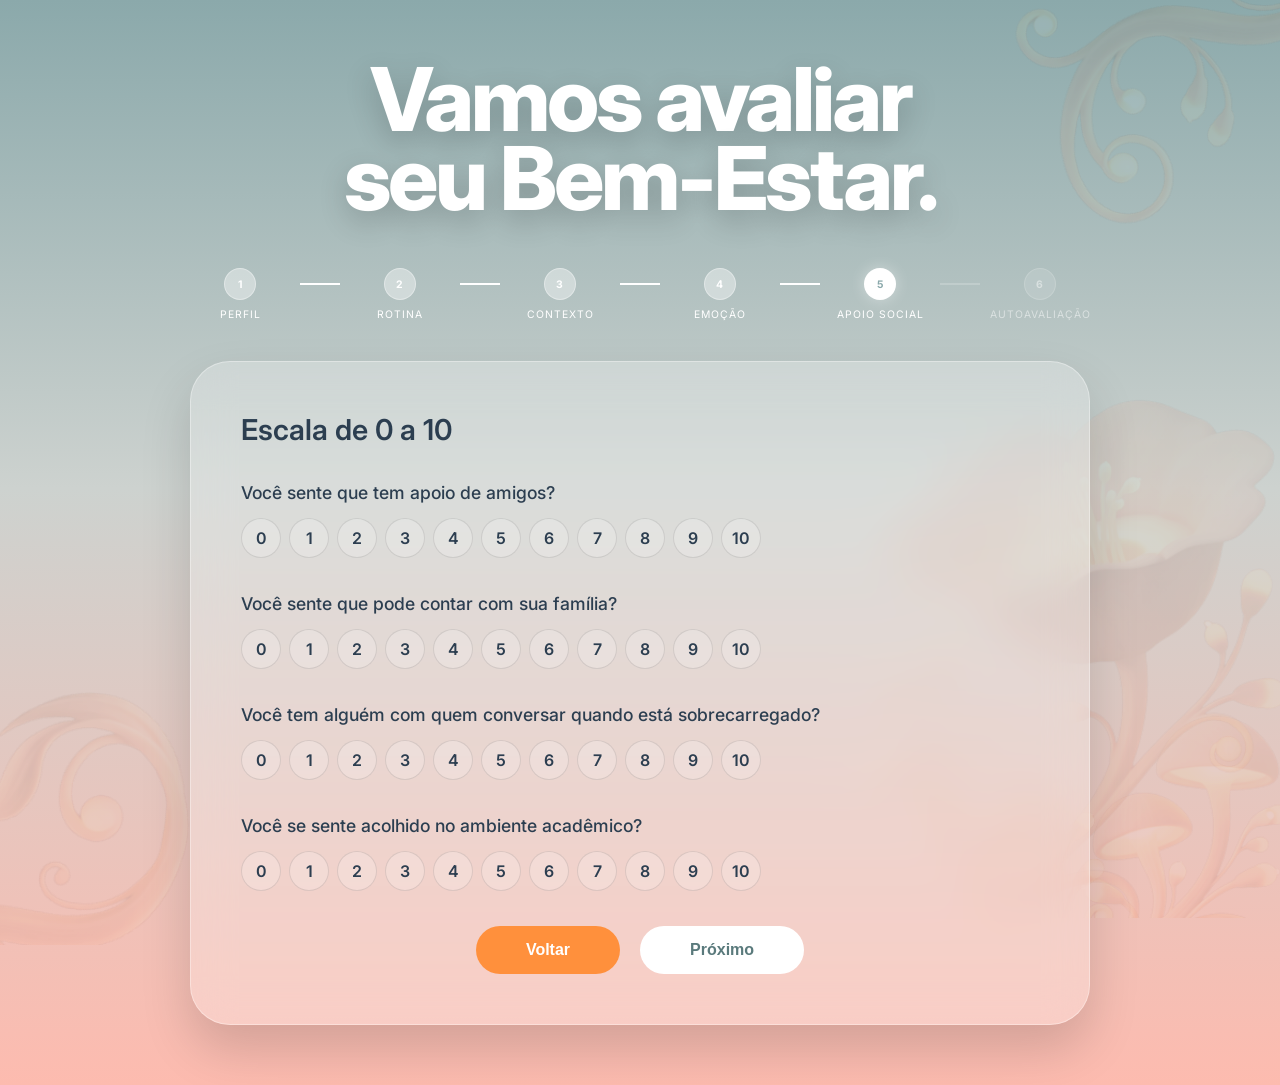
<file: pages/apoio.html>
<!DOCTYPE html>
<html lang="pt-BR">
<head>
    <meta charset="UTF-8">
    <meta name="viewport" content="width=device-width, initial-scale=1.0">
    <title>Avaliação de Bem-Estar - Apoio Social</title>
    <link href="https://fonts.googleapis.com/css2?family=Inter:wght@300;400;700;800&display=swap" rel="stylesheet">
    <link rel="stylesheet" href="../css/apoio.css">
</head>
<body>
    <div class="background-elements">
        <img src="../assets/swirl-top.png" alt="" class="deco top-right">
        <img src="../assets/bg-flower.png" alt="" class="deco bottom-right">
        <img src="../assets/swirl-bottom.png" alt="" class="deco bottom-left">
    </div>

    <main class="main-container">
        <header class="hero-text">
            <h1>Vamos avaliar<br>seu Bem-Estar.</h1>
        </header>

        <nav class="navbar">
            <div class="step completed"><div class="circle">1</div><span>Perfil</span></div>
            <div class="line active"></div>
            <div class="step completed"><div class="circle">2</div><span>Rotina</span></div>
            <div class="line active"></div>
            <div class="step completed"><div class="circle">3</div><span>Contexto</span></div>
            <div class="line active"></div>
            <div class="step completed"><div class="circle">4</div><span>Emoção</span></div>
            <div class="line active"></div>
            <div class="step active"><div class="circle">5</div><span>Apoio Social</span></div>
            <div class="line"></div>
            <div class="step"><div class="circle">6</div><span>Autoavaliação</span></div>
        </nav>

        <section class="card-form">
            <h2 class="form-title">Escala de 0 a 10</h2>

            <div class="question-group">
                <label class="question-label">Você sente que tem apoio de amigos?</label>
                <div class="scale-row">
                    <label class="scale-option"><input type="radio" name="a1" value="0"><span>0</span></label>
                    <label class="scale-option"><input type="radio" name="a1" value="1"><span>1</span></label>
                    <label class="scale-option"><input type="radio" name="a1" value="2"><span>2</span></label>
                    <label class="scale-option"><input type="radio" name="a1" value="3"><span>3</span></label>
                    <label class="scale-option"><input type="radio" name="a1" value="4"><span>4</span></label>
                    <label class="scale-option"><input type="radio" name="a1" value="5"><span>5</span></label>
                    <label class="scale-option"><input type="radio" name="a1" value="6"><span>6</span></label>
                    <label class="scale-option"><input type="radio" name="a1" value="7"><span>7</span></label>
                    <label class="scale-option"><input type="radio" name="a1" value="8"><span>8</span></label>
                    <label class="scale-option"><input type="radio" name="a1" value="9"><span>9</span></label>
                    <label class="scale-option"><input type="radio" name="a1" value="10"><span>10</span></label>
                </div>
            </div>

            <div class="question-group">
                <label class="question-label">Você sente que pode contar com sua família?</label>
                <div class="scale-row">
                    <label class="scale-option"><input type="radio" name="a2" value="0"><span>0</span></label>
                    <label class="scale-option"><input type="radio" name="a2" value="1"><span>1</span></label>
                    <label class="scale-option"><input type="radio" name="a2" value="2"><span>2</span></label>
                    <label class="scale-option"><input type="radio" name="a2" value="3"><span>3</span></label>
                    <label class="scale-option"><input type="radio" name="a2" value="4"><span>4</span></label>
                    <label class="scale-option"><input type="radio" name="a2" value="5"><span>5</span></label>
                    <label class="scale-option"><input type="radio" name="a2" value="6"><span>6</span></label>
                    <label class="scale-option"><input type="radio" name="a2" value="7"><span>7</span></label>
                    <label class="scale-option"><input type="radio" name="a2" value="8"><span>8</span></label>
                    <label class="scale-option"><input type="radio" name="a2" value="9"><span>9</span></label>
                    <label class="scale-option"><input type="radio" name="a2" value="10"><span>10</span></label>
                </div>
            </div>

            <div class="question-group">
                <label class="question-label">Você tem alguém com quem conversar quando está sobrecarregado?</label>
                <div class="scale-row">
                    <label class="scale-option"><input type="radio" name="a3" value="0"><span>0</span></label>
                    <label class="scale-option"><input type="radio" name="a3" value="1"><span>1</span></label>
                    <label class="scale-option"><input type="radio" name="a3" value="2"><span>2</span></label>
                    <label class="scale-option"><input type="radio" name="a3" value="3"><span>3</span></label>
                    <label class="scale-option"><input type="radio" name="a3" value="4"><span>4</span></label>
                    <label class="scale-option"><input type="radio" name="a3" value="5"><span>5</span></label>
                    <label class="scale-option"><input type="radio" name="a3" value="6"><span>6</span></label>
                    <label class="scale-option"><input type="radio" name="a3" value="7"><span>7</span></label>
                    <label class="scale-option"><input type="radio" name="a3" value="8"><span>8</span></label>
                    <label class="scale-option"><input type="radio" name="a3" value="9"><span>9</span></label>
                    <label class="scale-option"><input type="radio" name="a3" value="10"><span>10</span></label>
                </div>
            </div>

            <div class="question-group">
                <label class="question-label">Você se sente acolhido no ambiente acadêmico?</label>
                <div class="scale-row">
                    <label class="scale-option"><input type="radio" name="a4" value="0"><span>0</span></label>
                    <label class="scale-option"><input type="radio" name="a4" value="1"><span>1</span></label>
                    <label class="scale-option"><input type="radio" name="a4" value="2"><span>2</span></label>
                    <label class="scale-option"><input type="radio" name="a4" value="3"><span>3</span></label>
                    <label class="scale-option"><input type="radio" name="a4" value="4"><span>4</span></label>
                    <label class="scale-option"><input type="radio" name="a4" value="5"><span>5</span></label>
                    <label class="scale-option"><input type="radio" name="a4" value="6"><span>6</span></label>
                    <label class="scale-option"><input type="radio" name="a4" value="7"><span>7</span></label>
                    <label class="scale-option"><input type="radio" name="a4" value="8"><span>8</span></label>
                    <label class="scale-option"><input type="radio" name="a4" value="9"><span>9</span></label>
                    <label class="scale-option"><input type="radio" name="a4" value="10"><span>10</span></label>
                </div>
            </div>

            <div class="button-group">
                <button class="btn-voltar" onclick="window.history.back()">Voltar</button>
                <button class="btn-proximo" id="nextBtn">Próximo</button>
            </div>
        </section>
    </main>

    <script src="../js/apoio.js"></script>
</body>
</html>
</file>
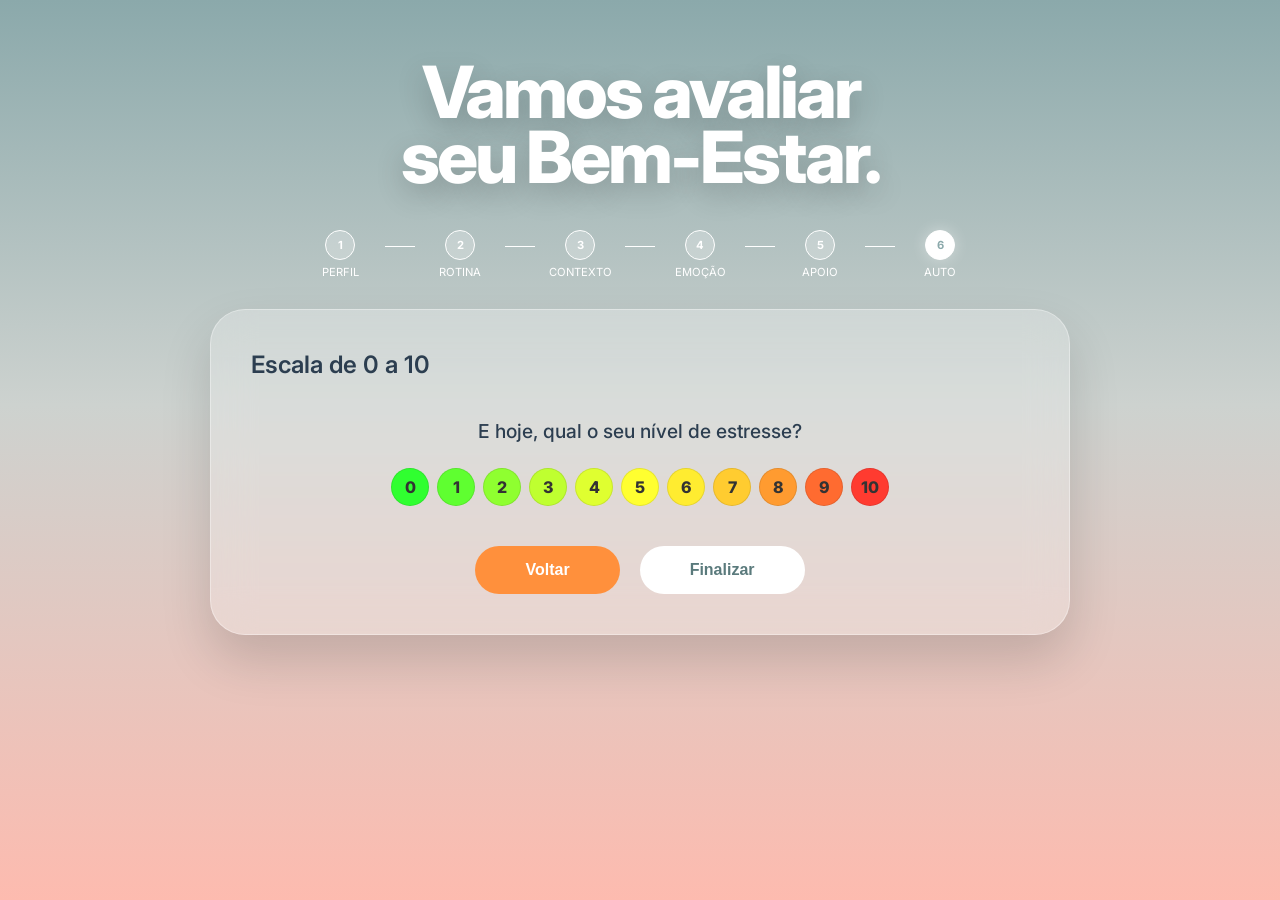
<file: pages/avaliacao.html>
<!DOCTYPE html>
<html lang="pt-BR">
<head>
    <meta charset="UTF-8">
    <meta name="viewport" content="width=device-width, initial-scale=1.0">
    <title>Bem-Estar - Autoavaliação</title>
    <link href="https://fonts.googleapis.com/css2?family=Inter:wght@300;400;700;800&display=swap" rel="stylesheet">
    <link rel="stylesheet" href="../css/avaliacao.css">
</head>
<body>
    <div class="background-elements">
        <div class="deco swirl-top"></div>
        <div class="deco flower-bottom"></div>
    </div>

    <main class="main-container">
        <header class="hero-text">
            <h1>Vamos avaliar<br>seu Bem-Estar.</h1>
        </header>

        <nav class="navbar">
            <div class="step completed"><div class="circle">1</div><span>Perfil</span></div>
            <div class="line active"></div>
            <div class="step completed"><div class="circle">2</div><span>Rotina</span></div>
            <div class="line active"></div>
            <div class="step completed"><div class="circle">3</div><span>Contexto</span></div>
            <div class="line active"></div>
            <div class="step completed"><div class="circle">4</div><span>Emoção</span></div>
            <div class="line active"></div>
            <div class="step completed"><div class="circle">5</div><span>Apoio</span></div>
            <div class="line active"></div>
            <div class="step active"><div class="circle">6</div><span>Auto</span></div>
        </nav>

        <section class="card-form">
            <h2 class="form-title">Escala de 0 a 10</h2>

            <div class="question-group central">
                <p class="question-text">E hoje, qual o seu nível de estresse?</p>
                
                <div class="scale-row color-scale">
                    <label class="scale-option lv-0"><input type="radio" name="estresse" value="0"><span>0</span></label>
                    <label class="scale-option lv-1"><input type="radio" name="estresse" value="1"><span>1</span></label>
                    <label class="scale-option lv-2"><input type="radio" name="estresse" value="2"><span>2</span></label>
                    <label class="scale-option lv-3"><input type="radio" name="estresse" value="3"><span>3</span></label>
                    <label class="scale-option lv-4"><input type="radio" name="estresse" value="4"><span>4</span></label>
                    <label class="scale-option lv-5"><input type="radio" name="estresse" value="5"><span>5</span></label>
                    <label class="scale-option lv-6"><input type="radio" name="estresse" value="6"><span>6</span></label>
                    <label class="scale-option lv-7"><input type="radio" name="estresse" value="7"><span>7</span></label>
                    <label class="scale-option lv-8"><input type="radio" name="estresse" value="8"><span>8</span></label>
                    <label class="scale-option lv-9"><input type="radio" name="estresse" value="9"><span>9</span></label>
                    <label class="scale-option lv-10"><input type="radio" name="estresse" value="10"><span>10</span></label>
                </div>
            </div>

            <div class="button-group">
                <button class="btn-voltar" onclick="history.back()">Voltar</button>
                <button class="btn-proximo" id="btnFinalizar">Finalizar</button>
            </div>
        </section>
    </main>

    <script src="../js/avaliacao.js"></script>
</body>
</html>
</file>
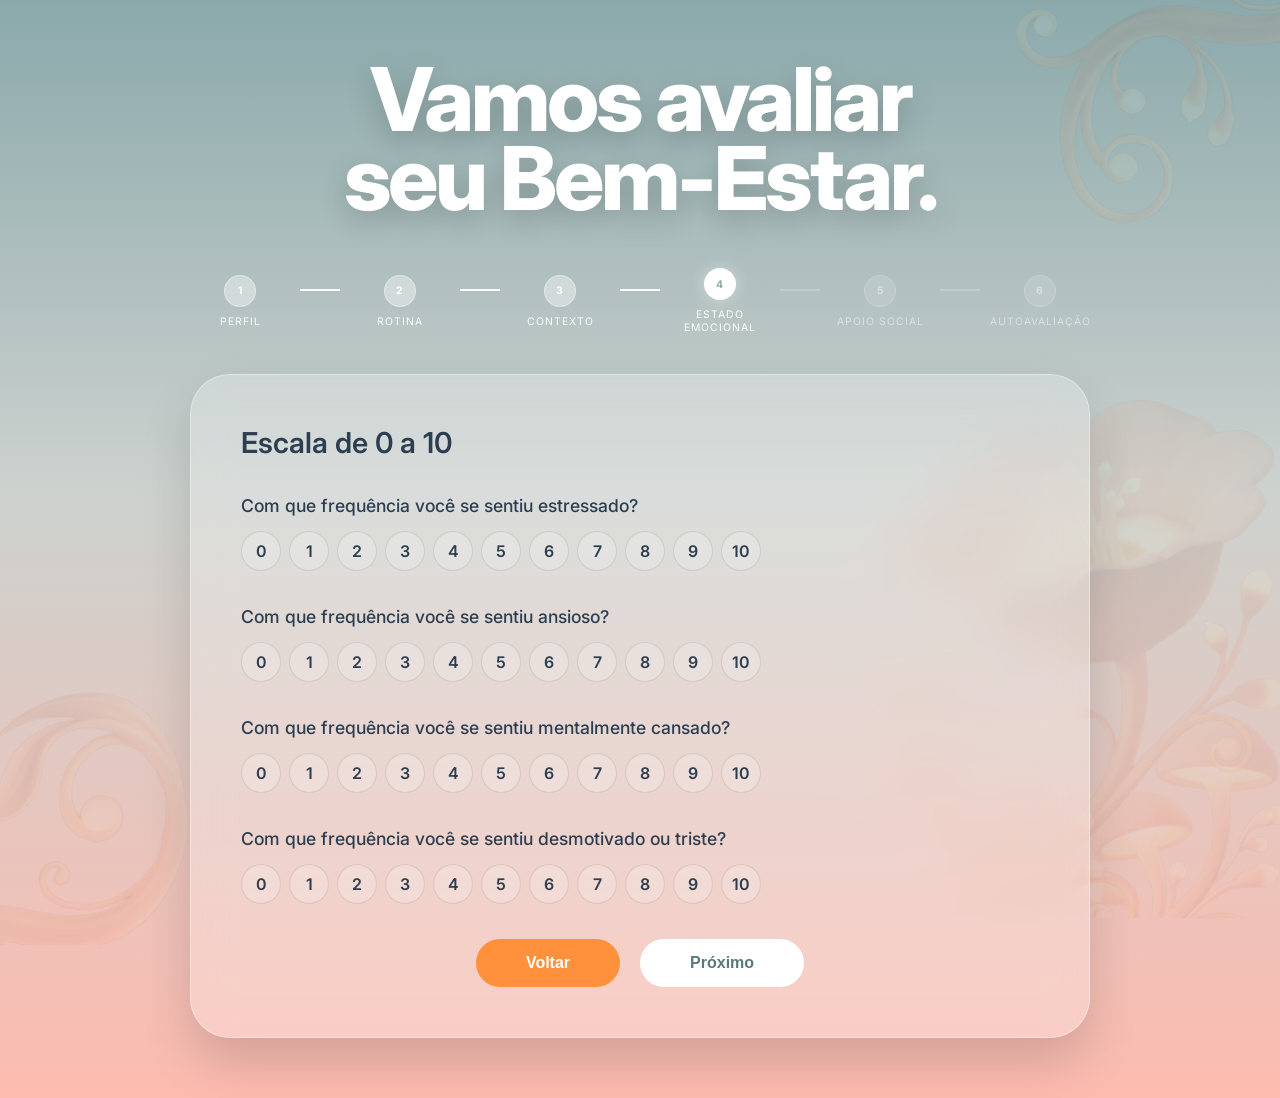
<file: pages/emocional.html>
<!DOCTYPE html>
<html lang="pt-BR">
<head>
    <meta charset="UTF-8">
    <meta name="viewport" content="width=device-width, initial-scale=1.0">
    <title>Avaliação de Bem-Estar - Estado Emocional</title>
    <link href="https://fonts.googleapis.com/css2?family=Inter:wght@300;400;700;800&display=swap" rel="stylesheet">
    <link rel="stylesheet" href="../css/emocional.css">
</head>
<body>
    <div class="background-elements">
        <img src="../assets/swirl-top.png" alt="" class="deco top-right">
        <img src="../assets/bg-flower.png" alt="" class="deco bottom-right">
        <img src="../assets/swirl-bottom.png" alt="" class="deco bottom-left">
    </div>

    <main class="main-container">
        <header class="hero-text">
            <h1>Vamos avaliar<br>seu Bem-Estar.</h1>
        </header>

        <nav class="navbar">
            <div class="step completed"><div class="circle">1</div><span>Perfil</span></div>
            <div class="line active"></div>
            <div class="step completed"><div class="circle">2</div><span>Rotina</span></div>
            <div class="line active"></div>
            <div class="step completed"><div class="circle">3</div><span>Contexto</span></div>
            <div class="line active"></div>
            <div class="step active"><div class="circle">4</div><span>Estado Emocional</span></div>
            <div class="line"></div>
            <div class="step"><div class="circle">5</div><span>Apoio Social</span></div>
            <div class="line"></div>
            <div class="step"><div class="circle">6</div><span>Autoavaliação</span></div>
        </nav>

        <section class="card-form">
            <h2 class="form-title">Escala de 0 a 10</h2>

            <div class="question-group">
                <label class="question-label">Com que frequência você se sentiu estressado?</label>
                <div class="scale-row">
                    <label class="scale-option"><input type="radio" name="e1" value="0"><span>0</span></label>
                    <label class="scale-option"><input type="radio" name="e1" value="1"><span>1</span></label>
                    <label class="scale-option"><input type="radio" name="e1" value="2"><span>2</span></label>
                    <label class="scale-option"><input type="radio" name="e1" value="3"><span>3</span></label>
                    <label class="scale-option"><input type="radio" name="e1" value="4"><span>4</span></label>
                    <label class="scale-option"><input type="radio" name="e1" value="5"><span>5</span></label>
                    <label class="scale-option"><input type="radio" name="e1" value="6"><span>6</span></label>
                    <label class="scale-option"><input type="radio" name="e1" value="7"><span>7</span></label>
                    <label class="scale-option"><input type="radio" name="e1" value="8"><span>8</span></label>
                    <label class="scale-option"><input type="radio" name="e1" value="9"><span>9</span></label>
                    <label class="scale-option"><input type="radio" name="e1" value="10"><span>10</span></label>
                </div>
            </div>

            <div class="question-group">
                <label class="question-label">Com que frequência você se sentiu ansioso?</label>
                <div class="scale-row">
                    <label class="scale-option"><input type="radio" name="e2" value="0"><span>0</span></label>
                    <label class="scale-option"><input type="radio" name="e2" value="1"><span>1</span></label>
                    <label class="scale-option"><input type="radio" name="e2" value="2"><span>2</span></label>
                    <label class="scale-option"><input type="radio" name="e2" value="3"><span>3</span></label>
                    <label class="scale-option"><input type="radio" name="e2" value="4"><span>4</span></label>
                    <label class="scale-option"><input type="radio" name="e2" value="5"><span>5</span></label>
                    <label class="scale-option"><input type="radio" name="e2" value="6"><span>6</span></label>
                    <label class="scale-option"><input type="radio" name="e2" value="7"><span>7</span></label>
                    <label class="scale-option"><input type="radio" name="e2" value="8"><span>8</span></label>
                    <label class="scale-option"><input type="radio" name="e2" value="9"><span>9</span></label>
                    <label class="scale-option"><input type="radio" name="e2" value="10"><span>10</span></label>
                </div>
            </div>

            <div class="question-group">
                <label class="question-label">Com que frequência você se sentiu mentalmente cansado?</label>
                <div class="scale-row">
                    <label class="scale-option"><input type="radio" name="e3" value="0"><span>0</span></label>
                    <label class="scale-option"><input type="radio" name="e3" value="1"><span>1</span></label>
                    <label class="scale-option"><input type="radio" name="e3" value="2"><span>2</span></label>
                    <label class="scale-option"><input type="radio" name="e3" value="3"><span>3</span></label>
                    <label class="scale-option"><input type="radio" name="e3" value="4"><span>4</span></label>
                    <label class="scale-option"><input type="radio" name="e3" value="5"><span>5</span></label>
                    <label class="scale-option"><input type="radio" name="e3" value="6"><span>6</span></label>
                    <label class="scale-option"><input type="radio" name="e3" value="7"><span>7</span></label>
                    <label class="scale-option"><input type="radio" name="e3" value="8"><span>8</span></label>
                    <label class="scale-option"><input type="radio" name="e3" value="9"><span>9</span></label>
                    <label class="scale-option"><input type="radio" name="e3" value="10"><span>10</span></label>
                </div>
            </div>

            <div class="question-group">
                <label class="question-label">Com que frequência você se sentiu desmotivado ou triste?</label>
                <div class="scale-row">
                    <label class="scale-option"><input type="radio" name="e4" value="0"><span>0</span></label>
                    <label class="scale-option"><input type="radio" name="e4" value="1"><span>1</span></label>
                    <label class="scale-option"><input type="radio" name="e4" value="2"><span>2</span></label>
                    <label class="scale-option"><input type="radio" name="e4" value="3"><span>3</span></label>
                    <label class="scale-option"><input type="radio" name="e4" value="4"><span>4</span></label>
                    <label class="scale-option"><input type="radio" name="e4" value="5"><span>5</span></label>
                    <label class="scale-option"><input type="radio" name="e4" value="6"><span>6</span></label>
                    <label class="scale-option"><input type="radio" name="e4" value="7"><span>7</span></label>
                    <label class="scale-option"><input type="radio" name="e4" value="8"><span>8</span></label>
                    <label class="scale-option"><input type="radio" name="e4" value="9"><span>9</span></label>
                    <label class="scale-option"><input type="radio" name="e4" value="10"><span>10</span></label>
                </div>
            </div>

            <div class="button-group">
                <button class="btn-voltar" onclick="window.history.back()">Voltar</button>
                <button class="btn-proximo" id="nextBtn">Próximo</button>
            </div>
        </section>
    </main>

    <script src="../js/emocional.js"></script>
</body>
</html>
</file>
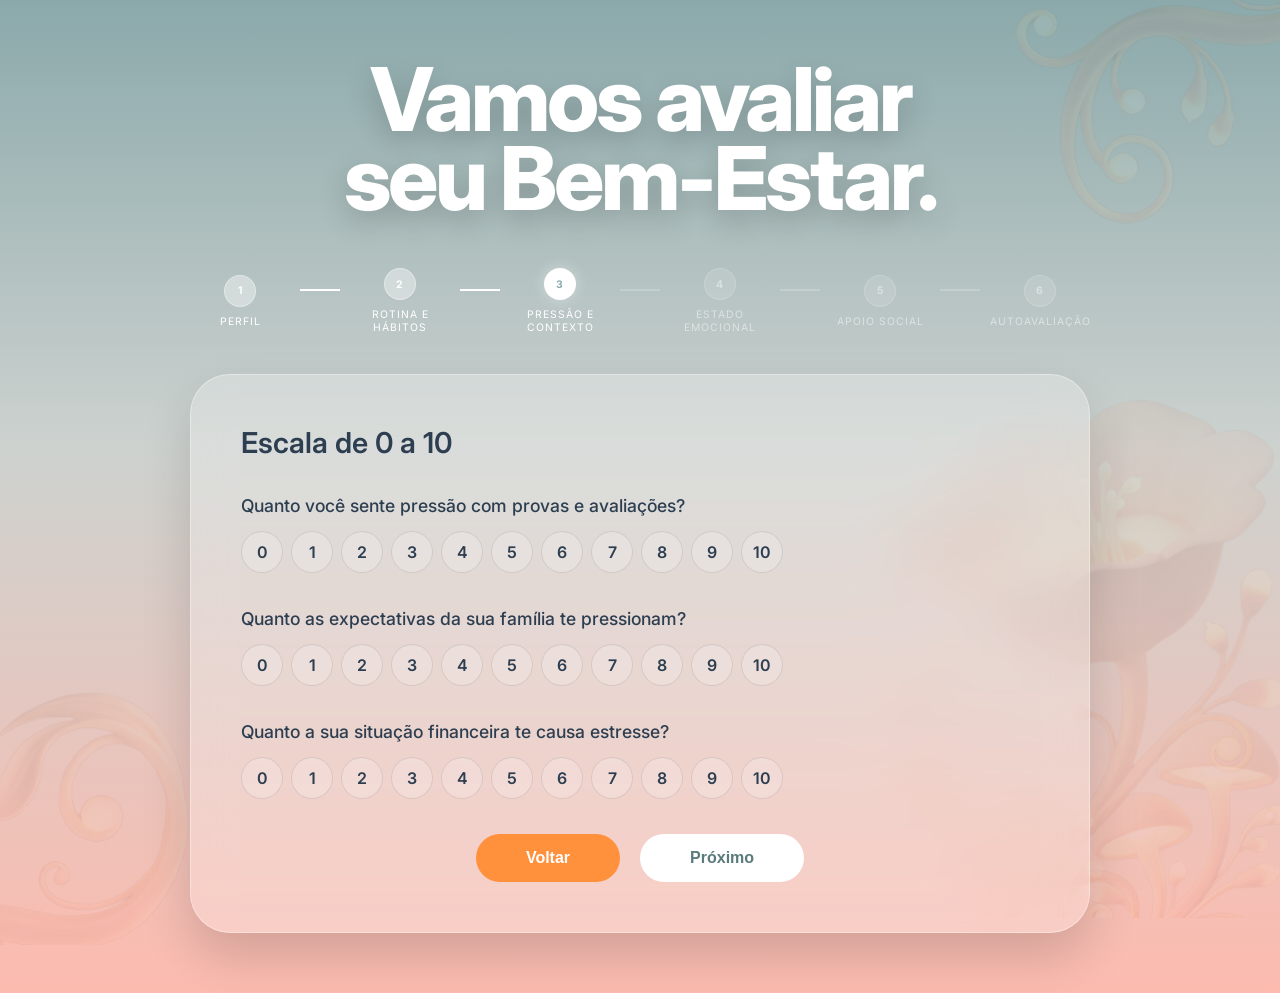
<file: pages/escala.html>
<!DOCTYPE html>
<html lang="pt-BR">
<head>
    <meta charset="UTF-8">
    <meta name="viewport" content="width=device-width, initial-scale=1.0">
    <title>Avaliação de Bem-Estar - Contexto</title>
    <link href="https://fonts.googleapis.com/css2?family=Inter:wght@300;400;700;800&display=swap" rel="stylesheet">
    <link rel="stylesheet" href="../css/escala.css">
</head>
<body>
    <div class="background-elements">
        <img src="../assets/swirl-top.png" alt="" class="deco top-right">
        <img src="../assets/bg-flower.png" alt="" class="deco bottom-right">
        <img src="../assets/swirl-bottom.png" alt="" class="deco bottom-left">
    </div>

    <main class="main-container">
        <header class="hero-text">
            <h1>Vamos avaliar<br>seu Bem-Estar.</h1>
        </header>

        <nav class="navbar">
            <div class="step completed"><div class="circle">1</div><span>Perfil</span></div>
            <div class="line active"></div>
            <div class="step completed"><div class="circle">2</div><span>Rotina e Hábitos</span></div>
            <div class="line active"></div>
            <div class="step active"><div class="circle">3</div><span>Pressão e Contexto</span></div>
            <div class="line"></div>
            <div class="step"><div class="circle">4</div><span>Estado Emocional</span></div>
            <div class="line"></div>
            <div class="step"><div class="circle">5</div><span>Apoio Social</span></div>
            <div class="line"></div>
            <div class="step"><div class="circle">6</div><span>Autoavaliação</span></div>
        </nav>

        <section class="card-form">
            <h2 class="form-title">Escala de 0 a 10</h2>

            <div class="question-group">
                <label class="question-label">Quanto você sente pressão com provas e avaliações?</label>
                <div class="scale-row">
                    <label class="scale-option"><input type="radio" name="p1" value="0"><span>0</span></label>
                    <label class="scale-option"><input type="radio" name="p1" value="1"><span>1</span></label>
                    <label class="scale-option"><input type="radio" name="p1" value="2"><span>2</span></label>
                    <label class="scale-option"><input type="radio" name="p1" value="3"><span>3</span></label>
                    <label class="scale-option"><input type="radio" name="p1" value="4"><span>4</span></label>
                    <label class="scale-option"><input type="radio" name="p1" value="5"><span>5</span></label>
                    <label class="scale-option"><input type="radio" name="p1" value="6"><span>6</span></label>
                    <label class="scale-option"><input type="radio" name="p1" value="7"><span>7</span></label>
                    <label class="scale-option"><input type="radio" name="p1" value="8"><span>8</span></label>
                    <label class="scale-option"><input type="radio" name="p1" value="9"><span>9</span></label>
                    <label class="scale-option"><input type="radio" name="p1" value="10"><span>10</span></label>
                </div>
            </div>

            <div class="question-group">
                <label class="question-label">Quanto as expectativas da sua família te pressionam?</label>
                <div class="scale-row">
                    <label class="scale-option"><input type="radio" name="p2" value="0"><span>0</span></label>
                    <label class="scale-option"><input type="radio" name="p2" value="1"><span>1</span></label>
                    <label class="scale-option"><input type="radio" name="p2" value="2"><span>2</span></label>
                    <label class="scale-option"><input type="radio" name="p2" value="3"><span>3</span></label>
                    <label class="scale-option"><input type="radio" name="p2" value="4"><span>4</span></label>
                    <label class="scale-option"><input type="radio" name="p2" value="5"><span>5</span></label>
                    <label class="scale-option"><input type="radio" name="p2" value="6"><span>6</span></label>
                    <label class="scale-option"><input type="radio" name="p2" value="7"><span>7</span></label>
                    <label class="scale-option"><input type="radio" name="p2" value="8"><span>8</span></label>
                    <label class="scale-option"><input type="radio" name="p2" value="9"><span>9</span></label>
                    <label class="scale-option"><input type="radio" name="p2" value="10"><span>10</span></label>
                </div>
            </div>

            <div class="question-group">
                <label class="question-label">Quanto a sua situação financeira te causa estresse?</label>
                <div class="scale-row">
                    <label class="scale-option"><input type="radio" name="p3" value="0"><span>0</span></label>
                    <label class="scale-option"><input type="radio" name="p3" value="1"><span>1</span></label>
                    <label class="scale-option"><input type="radio" name="p3" value="2"><span>2</span></label>
                    <label class="scale-option"><input type="radio" name="p3" value="3"><span>3</span></label>
                    <label class="scale-option"><input type="radio" name="p3" value="4"><span>4</span></label>
                    <label class="scale-option"><input type="radio" name="p3" value="5"><span>5</span></label>
                    <label class="scale-option"><input type="radio" name="p3" value="6"><span>6</span></label>
                    <label class="scale-option"><input type="radio" name="p3" value="7"><span>7</span></label>
                    <label class="scale-option"><input type="radio" name="p3" value="8"><span>8</span></label>
                    <label class="scale-option"><input type="radio" name="p3" value="9"><span>9</span></label>
                    <label class="scale-option"><input type="radio" name="p3" value="10"><span>10</span></label>
                </div>
            </div>

            <div class="button-group">
                <button class="btn-voltar" onclick="window.history.back()">Voltar</button>
                <button class="btn-proximo" id="nextBtn">Próximo</button>
            </div>
        </section>
    </main>

    <script src="../js/escala.js"></script>
</body>
</html>
</file>
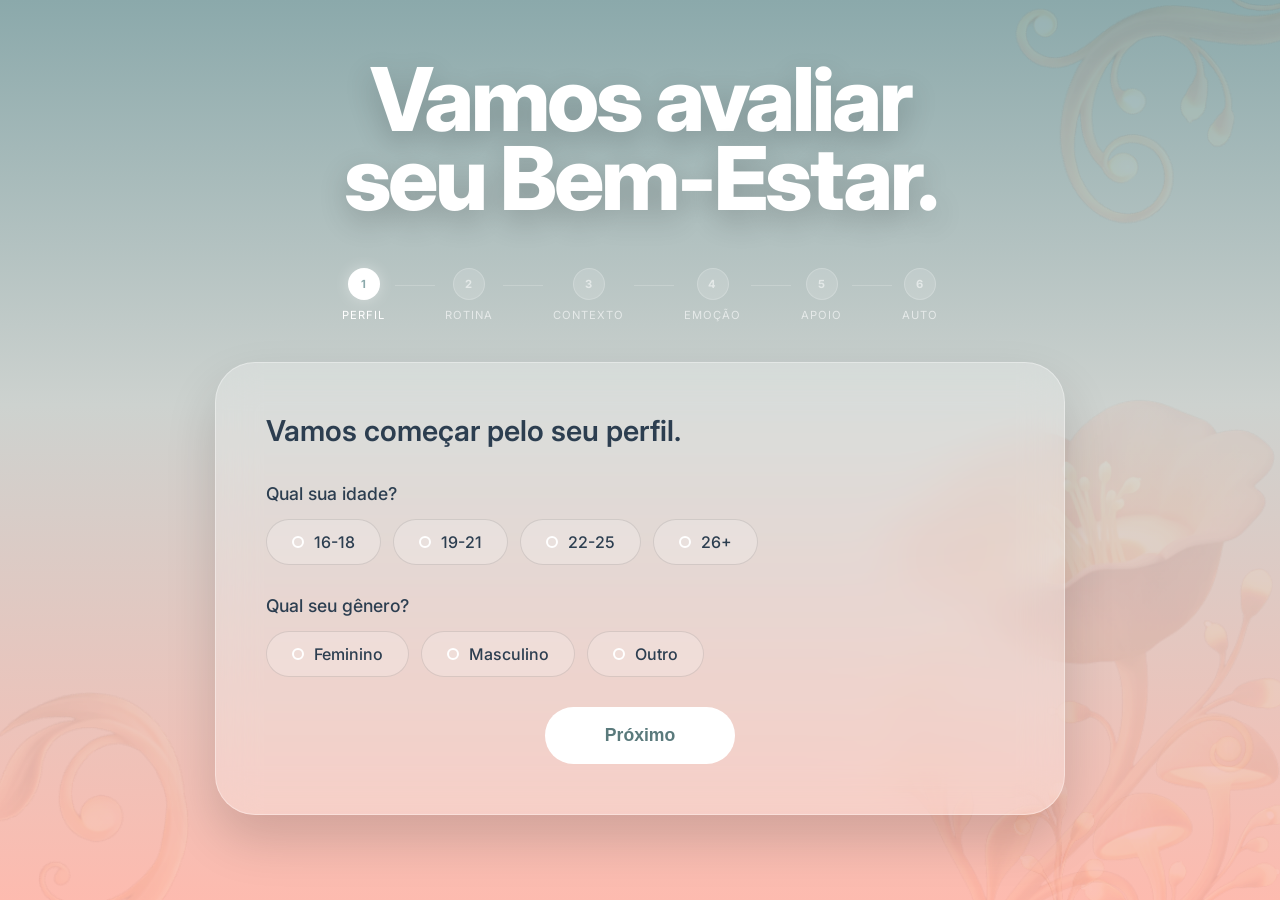
<file: pages/perfil.html>
<!DOCTYPE html>
<html lang="pt-BR">
<head>
    <meta charset="UTF-8">
    <meta name="viewport" content="width=device-width, initial-scale=1.0">
    <title>Avaliação de Bem-Estar - IA Health</title>
    <link href="https://fonts.googleapis.com/css2?family=Inter:wght@300;400;700;800&display=swap" rel="stylesheet">
    <link rel="stylesheet" href="../css/perfil.css">
</head>
<body>
    <div class="background-elements">
        <img src="../assets/swirl-top.png" alt="" class="deco top-right">
        <img src="../assets/bg-flower.png" alt="" class="deco bottom-right">
        <img src="../assets/swirl-bottom.png" alt="" class="deco bottom-left">
    </div>

    <main class="main-container">
        <header class="hero-text">
            <h1>Vamos avaliar<br>seu Bem-Estar.</h1>
        </header>

        <nav class="navbar">
            <div class="step active"><div class="circle">1</div><span>Perfil</span></div>
            <div class="line"></div>
            <div class="step"><div class="circle">2</div><span>Rotina</span></div>
            <div class="line"></div>
            <div class="step"><div class="circle">3</div><span>Contexto</span></div>
            <div class="line"></div>
            <div class="step"><div class="circle">4</div><span>Emoção</span></div>
            <div class="line"></div>
            <div class="step"><div class="circle">5</div><span>Apoio</span></div>
            <div class="line"></div>
            <div class="step"><div class="circle">6</div><span>Auto</span></div>
        </nav>

        <section class="card-form">
            <h2 class="form-title">Vamos começar pelo seu perfil.</h2>

            <div class="question-group">
                <label class="question-label">Qual sua idade?</label>
                <div class="options-row">
                    <label class="option-pill">
                        <input type="radio" name="age" value="16-18">
                        <div class="pill-content">
                            <div class="dot"></div><span>16-18</span>
                        </div>
                    </label>
                    <label class="option-pill">
                        <input type="radio" name="age" value="19-21">
                        <div class="pill-content">
                            <div class="dot"></div><span>19-21</span>
                        </div>
                    </label>
                    <label class="option-pill">
                        <input type="radio" name="age" value="22-25">
                        <div class="pill-content">
                            <div class="dot"></div><span>22-25</span>
                        </div>
                    </label>
                    <label class="option-pill">
                        <input type="radio" name="age" value="26+">
                        <div class="pill-content">
                            <div class="dot"></div><span>26+</span>
                        </div>
                    </label>
                </div>
            </div>

            <div class="question-group">
                <label class="question-label">Qual seu gênero?</label>
                <div class="options-row">
                    <label class="option-pill">
                        <input type="radio" name="gender" value="feminino">
                        <div class="pill-content">
                            <div class="dot"></div><span>Feminino</span>
                        </div>
                    </label>
                    <label class="option-pill">
                        <input type="radio" name="gender" value="masculino">
                        <div class="pill-content">
                            <div class="dot"></div><span>Masculino</span>
                        </div>
                    </label>
                    <label class="option-pill">
                        <input type="radio" name="gender" value="outro">
                        <div class="pill-content">
                            <div class="dot"></div><span>Outro</span>
                        </div>
                    </label>
                </div>
            </div>

            <button class="btn-proximo" id="nextBtn">Próximo</button>
        </section>
    </main>

    <script src="../js/perfil.js"></script>
</body>
</html>
</file>
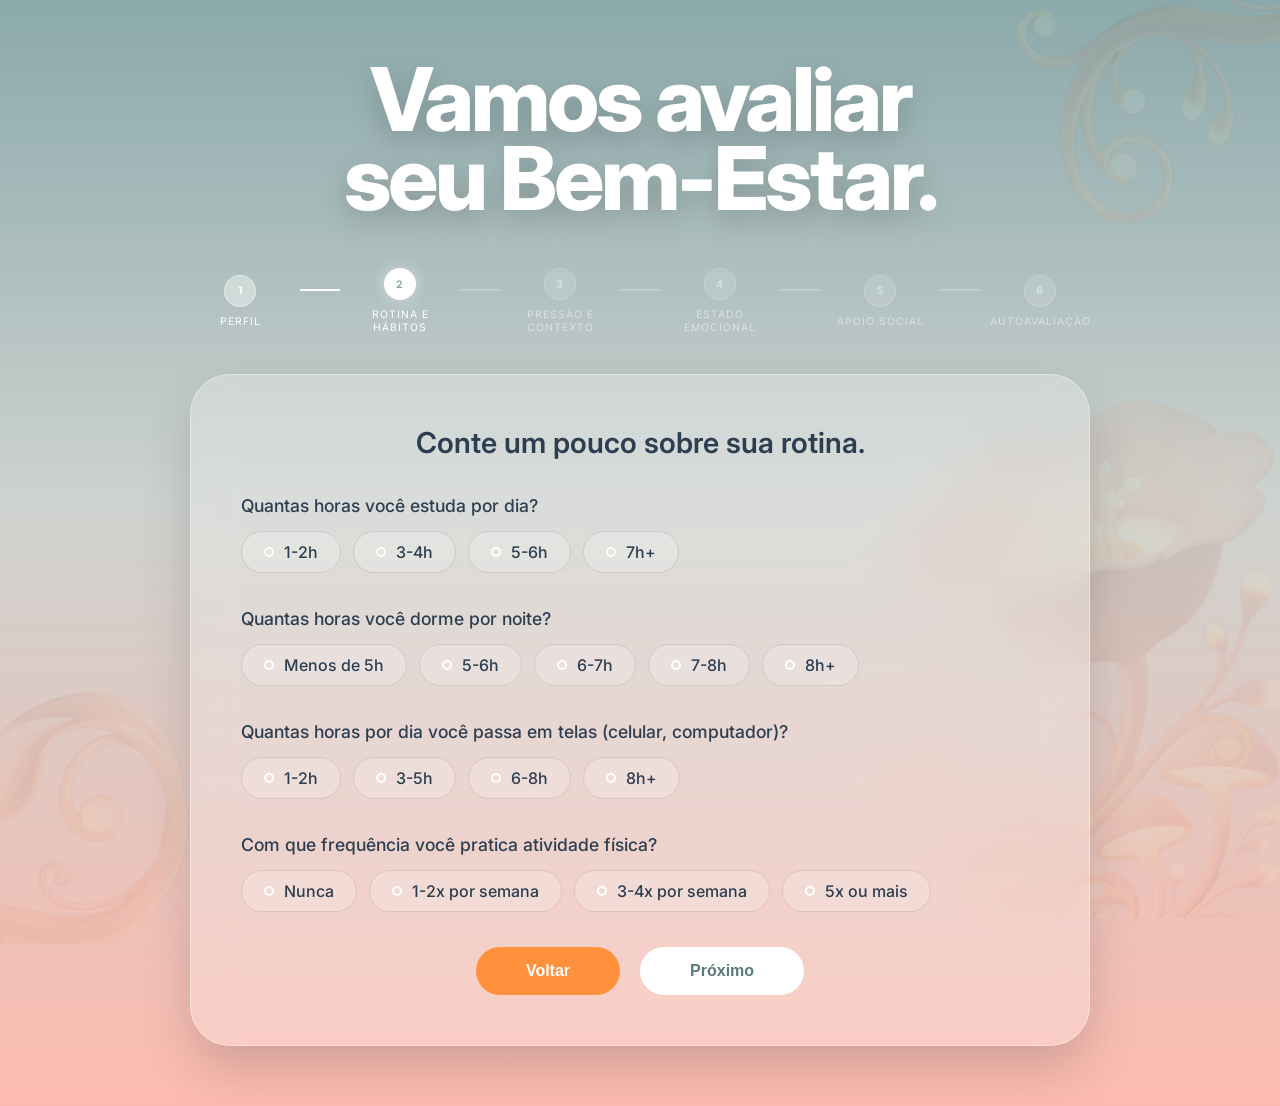
<file: pages/rotina.html>
<!DOCTYPE html>
<html lang="pt-BR">
<head>
    <meta charset="UTF-8">
    <meta name="viewport" content="width=device-width, initial-scale=1.0">
    <title>Avaliação de Bem-Estar - Rotina</title>
    <link href="https://fonts.googleapis.com/css2?family=Inter:wght@300;400;700;800&display=swap" rel="stylesheet">
    <link rel="stylesheet" href="../css/rotina.css">
</head>
<body>
    <div class="background-elements">
        <img src="../assets/swirl-top.png" alt="" class="deco top-right">
        <img src="../assets/bg-flower.png" alt="" class="deco bottom-right">
        <img src="../assets/swirl-bottom.png" alt="" class="deco bottom-left">
    </div>

    <main class="main-container">
        <header class="hero-text">
            <h1>Vamos avaliar<br>seu Bem-Estar.</h1>
        </header>

        <nav class="navbar">
            <div class="step completed"><div class="circle">1</div><span>Perfil</span></div>
            <div class="line active"></div>
            <div class="step active"><div class="circle">2</div><span>Rotina e Hábitos</span></div>
            <div class="line"></div>
            <div class="step"><div class="circle">3</div><span>Pressão e Contexto</span></div>
            <div class="line"></div>
            <div class="step"><div class="circle">4</div><span>Estado Emocional</span></div>
            <div class="line"></div>
            <div class="step"><div class="circle">5</div><span>Apoio Social</span></div>
            <div class="line"></div>
            <div class="step"><div class="circle">6</div><span>Autoavaliação</span></div>
        </nav>

        <section class="card-form">
            <h2 class="form-title">Conte um pouco sobre sua rotina.</h2>

            <div class="question-group">
                <label class="question-label">Quantas horas você estuda por dia?</label>
                <div class="options-row">
                    <label class="option-pill">
                        <input type="radio" name="study" value="1-2h">
                        <div class="pill-content"><div class="dot"></div><span>1-2h</span></div>
                    </label>
                    <label class="option-pill">
                        <input type="radio" name="study" value="3-4h">
                        <div class="pill-content"><div class="dot"></div><span>3-4h</span></div>
                    </label>
                    <label class="option-pill">
                        <input type="radio" name="study" value="5-6h">
                        <div class="pill-content"><div class="dot"></div><span>5-6h</span></div>
                    </label>
                    <label class="option-pill">
                        <input type="radio" name="study" value="7h+">
                        <div class="pill-content"><div class="dot"></div><span>7h+</span></div>
                    </label>
                </div>
            </div>

            <div class="question-group">
                <label class="question-label">Quantas horas você dorme por noite?</label>
                <div class="options-row">
                    <label class="option-pill">
                        <input type="radio" name="sleep" value="<5h">
                        <div class="pill-content"><div class="dot"></div><span>Menos de 5h</span></div>
                    </label>
                    <label class="option-pill">
                        <input type="radio" name="sleep" value="5-6h">
                        <div class="pill-content"><div class="dot"></div><span>5-6h</span></div>
                    </label>
                    <label class="option-pill">
                        <input type="radio" name="sleep" value="6-7h">
                        <div class="pill-content"><div class="dot"></div><span>6-7h</span></div>
                    </label>
                    <label class="option-pill">
                        <input type="radio" name="sleep" value="7-8h">
                        <div class="pill-content"><div class="dot"></div><span>7-8h</span></div>
                    </label>
                    <label class="option-pill">
                        <input type="radio" name="sleep" value="8h+">
                        <div class="pill-content"><div class="dot"></div><span>8h+</span></div>
                    </label>
                </div>
            </div>

            <div class="question-group">
                <label class="question-label">Quantas horas por dia você passa em telas (celular, computador)?</label>
                <div class="options-row">
                    <label class="option-pill">
                        <input type="radio" name="screens" value="1-2h">
                        <div class="pill-content"><div class="dot"></div><span>1-2h</span></div>
                    </label>
                    <label class="option-pill">
                        <input type="radio" name="screens" value="3-5h">
                        <div class="pill-content"><div class="dot"></div><span>3-5h</span></div>
                    </label>
                    <label class="option-pill">
                        <input type="radio" name="screens" value="6-8h">
                        <div class="pill-content"><div class="dot"></div><span>6-8h</span></div>
                    </label>
                    <label class="option-pill">
                        <input type="radio" name="screens" value="8h+">
                        <div class="pill-content"><div class="dot"></div><span>8h+</span></div>
                    </label>
                </div>
            </div>

            <div class="question-group">
                <label class="question-label">Com que frequência você pratica atividade física?</label>
                <div class="options-row">
                    <label class="option-pill">
                        <input type="radio" name="exercise" value="nunca">
                        <div class="pill-content"><div class="dot"></div><span>Nunca</span></div>
                    </label>
                    <label class="option-pill">
                        <input type="radio" name="exercise" value="1-2x">
                        <div class="pill-content"><div class="dot"></div><span>1-2x por semana</span></div>
                    </label>
                    <label class="option-pill">
                        <input type="radio" name="exercise" value="3-4x">
                        <div class="pill-content"><div class="dot"></div><span>3-4x por semana</span></div>
                    </label>
                    <label class="option-pill">
                        <input type="radio" name="exercise" value="5x+">
                        <div class="pill-content"><div class="dot"></div><span>5x ou mais</span></div>
                    </label>
                </div>
            </div>

            <div class="button-group">
                <button class="btn-voltar" onclick="window.history.back()">Voltar</button>
                <button class="btn-proximo" id="nextBtn">Próximo</button>
            </div>
        </section>
    </main>

    <script src="../js/rotina.js"></script>
</body>
</html>
</file>
<file: css/style.css>
:root {
    --bg-color-1: #8ba9ab; /* Top left teal-ish */
    --bg-color-2: #cdd2cf; /* Middle grayish */
    --bg-color-3: #e8a99e; /* Bottom right pink/salmon */
    --text-color: #ffffff;
    --font-primary: 'Inter', sans-serif;
}

* {
    margin: 0;
    padding: 0;
    box-sizing: border-box;
}

body {
    font-family: var(--font-primary);
    background: linear-gradient(to bottom, var(--bg-color-1) 0%, var(--bg-color-2) 40%, var(--bg-color-3) 100%);
    color: var(--text-color);
    min-height: 100vh;
    overflow: hidden;
    position: relative;
    display: flex;
    justify-content: center;
    align-items: center;
    -webkit-font-smoothing: antialiased;
}

/* Background Decorations */
.background-elements {
    position: absolute;
    top: 0;
    left: 0;
    width: 100%;
    height: 100%;
    pointer-events: none;
    z-index: 1;
}

.deco {
    position: absolute;
    opacity: 0.8;
    mix-blend-mode: overlay;
    transition: transform 0.5s ease-out;
}

.top-right {
    top: -5%;
    right: -2%;
    width: 300px;
    filter: blur(1px);
}

.bottom-right {
    bottom: -1%;
    right: -1%;
    width: 340px;
    
}

.bottom-left {
    bottom: -1%;
    width: 400px;
    
}

/* Main Container */
.container {
    position: relative;
    z-index: 2;
    display: flex;
    flex-direction: column;
    align-items: center;
    justify-content: center;
    width: 100%;
    max-width: 1200px;
    padding: 2rem;
    height: 100vh;
}

/* Header / Text */
.hero-text {
    position: absolute;
    top: 15%;
    left: 10%;
    text-align: left;
    z-index: 10;
}

.hero-text h1 {
    font-size: 4rem;
    font-weight: 700;
    line-height: 1.15;
    text-shadow: 0 4px 15px rgba(0, 0, 0, 0.15);
    letter-spacing: -1px;
}

/* Plant Image Area */
.plant-container {
    position: relative;
    display: flex;
    justify-content: center;
    align-items: center;
    margin-top: 2rem;
    animation: float 6s ease-in-out infinite;
}

.plant-image {
    width: 160px;
    height: auto;
    z-index: 3;
    filter: drop-shadow(0 20px 30px rgba(232, 169, 158, 0.5));
    transition: transform 0.3s ease;
}

.plant-image:hover {
    transform: scale(1.05);
}

.glow-effect {
    position: absolute;
    width: 150px;
    height: 150px;
    background: radial-gradient(circle, rgba(255,255,255,0.7) 0%, rgba(255,243,200,0.4) 40%, rgba(255,255,255,0) 70%);
    border-radius: 50%;
    z-index: 2;
    top: 50%;
    left: 50%;
    transform: translate(-50%, -50%);
    animation: pulseGlow 4s ease-in-out infinite alternate;
}

/* Action Area */
.action-area {
    position: absolute;
    bottom: 12%;
    display: flex;
    flex-direction: column;
    align-items: center;
    gap: 1.5rem;
}

.subtitle {
    font-size: 1.4rem;
    font-weight: 300;
    opacity: 0.95;
    letter-spacing: 0.5px;
    text-shadow: 0 2px 4px rgba(0,0,0,0.1);
}

.discover-btn {
    width: 70px;
    height: 70px;
    border-radius: 50%;
    background: rgba(255, 255, 255, 0.1);
    border: 1px solid rgba(255, 255, 255, 0.15);
    display: flex;
    justify-content: center;
    align-items: center;
    cursor: pointer;
    backdrop-filter: blur(10px);
    transition: all 0.3s cubic-bezier(0.25, 0.8, 0.25, 1);
    box-shadow: 0 8px 32px rgba(0, 0, 0, 0.1);
    position: relative;
    overflow: hidden;
}

.discover-btn::before {
    content: '';
    position: absolute;
    top: 0; left: 0; right: 0; bottom: 0;
    background: radial-gradient(circle, rgba(255,255,255,0.3) 0%, rgba(255,255,255,0) 70%);
    opacity: 0;
    transition: opacity 0.3s ease;
}

.discover-btn:hover {
    transform: scale(1.1);
    background: rgba(255, 255, 255, 0.2);
    border-color: rgba(255, 255, 255, 0.4);
    box-shadow: 0 8px 32px rgba(255, 255, 255, 0.3);
}

.discover-btn:hover::before {
    opacity: 1;
}

.discover-btn:active {
    transform: scale(0.95);
}

.dot {
    width: 12px;
    height: 12px;
    background-color: #ffffff;
    border-radius: 50%;
    box-shadow: 0 0 10px rgba(255, 255, 255, 0.9);
    transition: all 0.3s ease;
    z-index: 2;
}

.discover-btn:hover .dot {
    transform: scale(1.4);
    box-shadow: 0 0 15px rgba(255, 255, 255, 1);
}

/* Animations */
@keyframes float {
    0% { transform: translateY(0px); }
    50% { transform: translateY(-15px); }
    100% { transform: translateY(0px); }
}

@keyframes pulseGlow {
    0% { opacity: 0.5; transform: translate(-50%, -50%) scale(0.9); }
    100% { opacity: 0.8; transform: translate(-50%, -50%) scale(1.2); }
}

/* Responsive adjustments */
@media (max-width: 900px) {
    .hero-text h1 {
        font-size: 3rem;
    }
}

@media (max-width: 768px) {
    .container {
        padding: 1rem;
    }

    .hero-text {
        top: 10%;
        left: 5%;
        right: 5%;
        text-align: center;
        transform: none;
    }
    
    .hero-text h1 {
        font-size: 2.5rem;
    }
    
    .plant-container {
        margin-top: 8rem;
    }
    
    .plant-image {
        width: 240px;
    }
    
    .action-area {
        bottom: 8%;
    }
}

/* Partículas de Luz (Bolinhas Douradas) */
.particle {
    position: absolute;
    top: -20px;
    background: radial-gradient(circle, #fffbe0 0%, #ffdf70 40%, rgba(255,185,42,0) 80%);
    border-radius: 50%;
    filter: drop-shadow(0 0 6px rgba(255, 200, 50, 0.8));
    pointer-events: none;
    animation: fall linear infinite;
    opacity: 0;
    z-index: 2;
}

@keyframes fall {
    0% {
        transform: translateY(-20px) scale(0);
        opacity: 0;
    }
    10% {
        opacity: 0.6;
        transform: translateY(10vh) scale(1) translateX(10px);
    }
    50% {
        transform: translateY(50vh) scale(1.2) translateX(-15px);
    }
    90% {
        opacity: 0.6;
        transform: translateY(90vh) scale(1) translateX(10px);
    }
    100% {
        transform: translateY(110vh) scale(0) translateX(-5px);
        opacity: 0;
    }
}
</file>
<file: apoio.css>
:root {
    --bg-color-1: #8ba9ab;
    --bg-color-2: #cdd2cf;
    --bg-color-3: #e8a99e;
    --accent: #f47535;
    --glass: rgba(255, 255, 255, 0.15);
    --glass-border: rgba(255, 255, 255, 0.25);
}

* { margin: 0; padding: 0; box-sizing: border-box; text-decoration: none; }

body {
    font-family: 'Inter', sans-serif;
    background: linear-gradient(to bottom, var(--bg-color-1) 0%, var(--bg-color-2) 45%, var(--bg-color-3) 100%);
    min-height: 100vh;
    display: flex;
    justify-content: center;
    color: white;
    overflow-x: hidden;

    opacity: 0;
    transition: opacity 0.6s ease;
}

/* Background */
.background-elements { position: fixed; top: 0; left: 0; width: 100%; height: 100%; pointer-events: none; z-index: 1; }
.deco { position: absolute; opacity: 0.7; mix-blend-mode: overlay; animation: float 12s ease-in-out infinite; }
.top-right { top: -5%; right: -5%; width: 450px; }
.bottom-right { bottom: -2%; right: -2%; width: 500px; }
.bottom-left { bottom: -5%; left: -5%; width: 400px; }

@keyframes float {
    0%, 100% { transform: translateY(0) rotate(0deg); }
    50% { transform: translateY(-30px) rotate(5deg); }
}

.main-container { position: relative; z-index: 10; width: 100%; max-width: 1100px; padding: 60px 20px; display: flex; flex-direction: column; align-items: center; }
.hero-text h1 { font-size: clamp(2.5rem, 7vw, 5.5rem); font-weight: 800; line-height: 0.9; letter-spacing: -3px; text-align: center; margin-bottom: 50px; }

/* Navbar */
.navbar { display: flex; align-items: center; gap: 10px; margin-bottom: 40px; }
.step { display: flex; flex-direction: column; align-items: center; gap: 8px; font-size: 0.65rem; text-transform: uppercase; letter-spacing: 1px; opacity: 0.5; width: 100px; text-align: center; }
.step.active, .step.completed { opacity: 1; }
.circle { width: 32px; height: 32px; border-radius: 50%; background: var(--glass); border: 1px solid var(--glass-border); display: flex; align-items: center; justify-content: center; font-weight: bold; }
.step.active .circle { background: white; color: var(--bg-color-1); box-shadow: 0 0 15px rgba(255,255,255,0.4); }
.step.completed .circle { background: rgba(255,255,255,0.4); }
.line { width: 40px; height: 2px; background: rgba(255,255,255,0.2); margin-bottom: 22px; }
.line.active { background: white; }

/* Card */
.card-form { background: var(--glass); backdrop-filter: blur(20px); border: 1px solid var(--glass-border); border-radius: 40px; padding: 50px; width: 100%; max-width: 900px; box-shadow: 0 25px 50px rgba(0,0,0,0.1); }
.form-title { font-size: 1.8rem; font-weight: 400; margin-bottom: 35px; }
.question-group { margin-bottom: 35px; }
.question-label { display: block; font-size: 1rem; margin-bottom: 15px; opacity: 0.9; }

/* Escala */
.scale-row { display: flex; justify-content: flex-start; gap: 8px; flex-wrap: wrap; }
.scale-option { cursor: pointer; }
.scale-option input { display: none; }
.scale-option span {
    display: flex;
    align-items: center;
    justify-content: center;
    width: 38px;
    height: 38px;
    background: rgba(255,255,255,0.1);
    border: 1px solid var(--glass-border);
    border-radius: 50%;
    font-size: 0.9rem;
    transition: all 0.3s ease;
}
.scale-option:hover span { background: rgba(255,255,255,0.2); }
.scale-option input:checked + span { background: white; color: #5a7a7c; font-weight: 700; }

/* Botões */
.button-group { display: flex; justify-content: center; gap: 20px; margin-top: 30px; }
.btn-proximo, .btn-voltar { padding: 15px 50px; border-radius: 50px; font-size: 1rem; font-weight: 700; cursor: pointer; transition: all 0.3s ease; border: none; }
.btn-proximo { background: white; color: #5a7a7c; }
.btn-voltar { background: var(--accent); color: white; }
.btn-proximo:hover, .btn-voltar:hover { transform: translateY(-3px); box-shadow: 0 10px 20px rgba(0,0,0,0.1); }
</file>
<file: avaliacao.css>
:root {
    --bg-gradient: linear-gradient(to bottom, #8ba9ab 0%, #cdd2cf 45%, #e8a99e 100%);
    --glass: rgba(255, 255, 255, 0.15);
    --glass-border: rgba(255, 255, 255, 0.25);
}

* { margin: 0; padding: 0; box-sizing: border-box; text-decoration: none !important; outline: none; }

body {
    font-family: 'Inter', sans-serif;
    background: var(--bg-gradient);
    min-height: 100vh;
    color: white;
    display: flex;
    justify-content: center;

    opacity: 0;
    transition: opacity 0.6s ease;
}

.main-container { width: 100%; max-width: 900px; padding: 60px 20px; z-index: 2; }

.hero-text h1 { font-size: 4.5rem; font-weight: 800; line-height: 0.9; letter-spacing: -3px; text-align: center; margin-bottom: 40px; }

/* Barra de Navegação */
.navbar { display: flex; align-items: center; justify-content: center; gap: 10px; margin-bottom: 30px; }
.step { opacity: 0.4; text-align: center; font-size: 0.7rem; text-transform: uppercase; width: 70px; }
.step.active, .step.completed { opacity: 1; }
.circle { width: 30px; height: 30px; border-radius: 50%; border: 1px solid white; margin: 0 auto 5px; display: flex; align-items: center; justify-content: center; font-weight: bold; }
.step.active .circle { background: white; color: #8ba9ab; }
.line { width: 30px; height: 1px; background: rgba(255,255,255,0.3); margin-top: -15px; }
.line.active { background: white; }

/* Card */
.card-form { background: var(--glass); backdrop-filter: blur(15px); border: 1px solid var(--glass-border); border-radius: 35px; padding: 40px; text-align: center; }
.form-title { font-size: 1.5rem; font-weight: 300; margin-bottom: 40px; text-align: left; }
.question-text { font-size: 1.2rem; margin-bottom: 20px; }

/* Escala Colorida */
.scale-row { display: flex; justify-content: center; gap: 6px; flex-wrap: wrap; }
.scale-option input { display: none; }
.scale-option span {
    display: flex; align-items: center; justify-content: center;
    width: 35px; height: 35px; border-radius: 50%;
    cursor: pointer; font-weight: bold; color: #333; transition: 0.3s;
}

/* Cores da Escala (Imagem 10 e 11) */
.lv-0 span { background: #ff3b30; }
.lv-1 span { background: #ff6b30; }
.lv-2 span { background: #ff9b30; }
.lv-3 span { background: #ffcc30; }
.lv-4 span { background: #ffec30; }
.lv-5 span { background: #ffff30; }
.lv-6 span { background: #dfff30; }
.lv-7 span { background: #bfff30; }
.lv-8 span { background: #8fff30; }
.lv-9 span { background: #5fff30; }
.lv-10 span { background: #30ff30; }

.scale-option input:checked + span { transform: scale(1.3); box-shadow: 0 0 15px white; }

/* Botões */
.button-group { display: flex; justify-content: center; gap: 15px; margin-top: 40px; }
.btn-proximo, .btn-voltar { padding: 12px 45px; border-radius: 25px; border: none; font-weight: bold; cursor: pointer; }
.btn-proximo { background: white; color: #5a7a7c; }
.btn-voltar { background: #f47535; color: white; }
</file>
<file: emocional.css>
:root {
    --bg-color-1: #8ba9ab;
    --bg-color-2: #cdd2cf;
    --bg-color-3: #e8a99e;
    --accent: #f47535;
    --glass: rgba(255, 255, 255, 0.15);
    --glass-border: rgba(255, 255, 255, 0.25);
}

* { margin: 0; padding: 0; box-sizing: border-box; text-decoration: none; }

body {
    font-family: 'Inter', sans-serif;
    background: linear-gradient(to bottom, var(--bg-color-1) 0%, var(--bg-color-2) 45%, var(--bg-color-3) 100%);
    min-height: 100vh;
    display: flex;
    justify-content: center;
    color: white;
    overflow-x: hidden;

    opacity: 0;
    transition: opacity 0.6s ease;
}

/* Background */
.background-elements { position: fixed; top: 0; left: 0; width: 100%; height: 100%; pointer-events: none; z-index: 1; }
.deco { position: absolute; opacity: 0.7; mix-blend-mode: overlay; animation: float 12s ease-in-out infinite; }
.top-right { top: -5%; right: -5%; width: 450px; }
.bottom-right { bottom: -2%; right: -2%; width: 500px; }
.bottom-left { bottom: -5%; left: -5%; width: 400px; }

@keyframes float {
    0%, 100% { transform: translateY(0) rotate(0deg); }
    50% { transform: translateY(-30px) rotate(5deg); }
}

.main-container { position: relative; z-index: 10; width: 100%; max-width: 1100px; padding: 60px 20px; display: flex; flex-direction: column; align-items: center; }
.hero-text h1 { font-size: clamp(2.5rem, 7vw, 5.5rem); font-weight: 800; line-height: 0.9; letter-spacing: -3px; text-align: center; margin-bottom: 50px; }

/* Navbar */
.navbar { display: flex; align-items: center; gap: 10px; margin-bottom: 40px; }
.step { display: flex; flex-direction: column; align-items: center; gap: 8px; font-size: 0.65rem; text-transform: uppercase; letter-spacing: 1px; opacity: 0.5; width: 100px; text-align: center; }
.step.active, .step.completed { opacity: 1; }
.circle { width: 32px; height: 32px; border-radius: 50%; background: var(--glass); border: 1px solid var(--glass-border); display: flex; align-items: center; justify-content: center; font-weight: bold; }
.step.active .circle { background: white; color: var(--bg-color-1); box-shadow: 0 0 15px rgba(255,255,255,0.4); }
.step.completed .circle { background: rgba(255,255,255,0.4); }
.line { width: 40px; height: 2px; background: rgba(255,255,255,0.2); margin-bottom: 22px; }
.line.active { background: white; }

/* Card */
.card-form { background: var(--glass); backdrop-filter: blur(20px); border: 1px solid var(--glass-border); border-radius: 40px; padding: 50px; width: 100%; max-width: 900px; box-shadow: 0 25px 50px rgba(0,0,0,0.1); }
.form-title { font-size: 1.8rem; font-weight: 400; margin-bottom: 35px; }
.question-group { margin-bottom: 35px; }
.question-label { display: block; font-size: 1rem; margin-bottom: 15px; opacity: 0.9; }

/* Escala 0 a 10 */
.scale-row { display: flex; justify-content: flex-start; gap: 8px; flex-wrap: wrap; }
.scale-option { cursor: pointer; }
.scale-option input { display: none; }
.scale-option span {
    display: flex;
    align-items: center;
    justify-content: center;
    width: 38px;
    height: 38px;
    background: rgba(255,255,255,0.1);
    border: 1px solid var(--glass-border);
    border-radius: 50%;
    font-size: 0.9rem;
    transition: all 0.3s ease;
}
.scale-option:hover span { background: rgba(255,255,255,0.2); }
.scale-option input:checked + span {
    background: white;
    color: #5a7a7c;
    font-weight: 700;
}

/* Botões */
.button-group { display: flex; justify-content: center; gap: 20px; margin-top: 30px; }
.btn-proximo, .btn-voltar { padding: 15px 50px; border-radius: 50px; font-size: 1rem; font-weight: 700; cursor: pointer; transition: all 0.3s ease; border: none; }
.btn-proximo { background: white; color: #5a7a7c; }
.btn-voltar { background: var(--accent); color: white; }
.btn-proximo:hover, .btn-voltar:hover { transform: translateY(-3px); box-shadow: 0 10px 20px rgba(0,0,0,0.1); }
</file>
<file: escala.css>
:root {
    --bg-color-1: #8ba9ab;
    --bg-color-2: #cdd2cf;
    --bg-color-3: #e8a99e;
    --accent: #f47535;
    --glass: rgba(255, 255, 255, 0.15);
    --glass-border: rgba(255, 255, 255, 0.25);
}

* { margin: 0; padding: 0; box-sizing: border-box; text-decoration: none; } /* Removida qualquer linha/sublinhado */

body {
    font-family: 'Inter', sans-serif;
    background: linear-gradient(to bottom, var(--bg-color-1) 0%, var(--bg-color-2) 45%, var(--bg-color-3) 100%);
    min-height: 100vh;
    display: flex;
    justify-content: center;
    color: white;
    overflow-x: hidden;

    opacity: 0;
    transition: opacity 0.6s ease;
}

/* Background */
.background-elements { position: fixed; top: 0; left: 0; width: 100%; height: 100%; pointer-events: none; z-index: 1; }
.deco { position: absolute; opacity: 0.7; mix-blend-mode: overlay; animation: float 12s ease-in-out infinite; }
.top-right { top: -5%; right: -5%; width: 450px; }
.bottom-right { bottom: -2%; right: -2%; width: 500px; }
.bottom-left { bottom: -5%; left: -5%; width: 400px; }

@keyframes float {
    0%, 100% { transform: translateY(0) rotate(0deg); }
    50% { transform: translateY(-30px) rotate(5deg); }
}

.main-container { position: relative; z-index: 10; width: 100%; max-width: 1100px; padding: 60px 20px; display: flex; flex-direction: column; align-items: center; }
.hero-text h1 { font-size: clamp(2.5rem, 7vw, 5.5rem); font-weight: 800; line-height: 0.9; letter-spacing: -3px; text-align: center; margin-bottom: 50px; border-bottom: none; }

/* Navbar */
.navbar { display: flex; align-items: center; gap: 10px; margin-bottom: 40px; }
.step { display: flex; flex-direction: column; align-items: center; gap: 8px; font-size: 0.65rem; text-transform: uppercase; letter-spacing: 1px; opacity: 0.5; width: 100px; text-align: center; }
.step.active, .step.completed { opacity: 1; }
.circle { width: 32px; height: 32px; border-radius: 50%; background: var(--glass); border: 1px solid var(--glass-border); display: flex; align-items: center; justify-content: center; font-weight: bold; }
.step.active .circle { background: white; color: var(--bg-color-1); box-shadow: 0 0 15px rgba(255,255,255,0.4); }
.step.completed .circle { background: rgba(255,255,255,0.4); }
.line { width: 40px; height: 2px; background: rgba(255,255,255,0.2); margin-bottom: 22px; }
.line.active { background: white; }

/* Card */
.card-form { background: var(--glass); backdrop-filter: blur(20px); border: 1px solid var(--glass-border); border-radius: 40px; padding: 50px; width: 100%; max-width: 900px; box-shadow: 0 25px 50px rgba(0,0,0,0.1); }
.form-title { font-size: 1.8rem; font-weight: 400; margin-bottom: 35px; text-align: left; }
.question-group { margin-bottom: 35px; }
.question-label { display: block; font-size: 1rem; margin-bottom: 15px; opacity: 0.9; }

/* ESCALA 0 a 10 */
.scale-row { display: flex; justify-content: flex-start; gap: 8px; flex-wrap: wrap; }
.scale-option { cursor: pointer; }
.scale-option input { display: none; }
.scale-option span {
    display: flex;
    align-items: center;
    justify-content: center;
    width: 40px;
    height: 40px;
    background: rgba(255,255,255,0.1);
    border: 1px solid var(--glass-border);
    border-radius: 50%;
    font-size: 0.9rem;
    transition: all 0.3s ease;
}
.scale-option:hover span { background: rgba(255,255,255,0.2); }
.scale-option input:checked + span {
    background: white;
    color: #5a7a7c;
    font-weight: 700;
    box-shadow: 0 5px 15px rgba(0,0,0,0.1);
}

/* Botões Inferiores */
.button-group { display: flex; justify-content: center; gap: 20px; margin-top: 30px; }
.btn-proximo, .btn-voltar { padding: 15px 50px; border-radius: 50px; font-size: 1rem; font-weight: 700; cursor: pointer; transition: all 0.3s ease; border: none; }
.btn-proximo { background: white; color: #5a7a7c; }
.btn-voltar { background: var(--accent); color: white; }
.btn-proximo:hover, .btn-voltar:hover { transform: translateY(-3px); box-shadow: 0 10px 20px rgba(0,0,0,0.15); }
</file>
<file: painel.css>
:root {
    /* Cores exatas da imagem */
    --bg-gradient: linear-gradient(135deg, #87a7a9 0%, #c8d0cd 40%, #e2a599 100%);
    --card-bg: rgba(254, 250, 235, 0.9); /* Bege claro da referência */
    --glass-overlay: rgba(255, 255, 255, 0.15);
    --accent-orange: #f47535;
    --text-gray: #5a7a7c;
}

* { margin: 0; padding: 0; box-sizing: border-box; text-decoration: none;}

body {
    font-family: 'Inter', sans-serif;
    min-height: 100vh;
    background: var(--bg-gradient);
    display: flex;
    justify-content: center;
    align-items: center; /* CENTRALIZA VERTICAL */
    overflow-x: hidden;
    color: white;

    opacity: 0;
    transition: opacity 0.6s ease;
}

/* Background Decorativo */
.background-elements { position: fixed; top: 0; left: 0; width: 100%; height: 100%; pointer-events: none; z-index: 1; }
.deco { position: absolute; opacity: 0.7; mix-blend-mode: overlay; animation: float 12s ease-in-out infinite; }
.top-right { top: -5%; right: -5%; width: 450px; }
.bottom-right { bottom: -2%; right: -2%; width: 500px; }
.bottom-left { bottom: -5%; left: -5%; width: 400px; }

@keyframes float {
    0%, 100% { transform: translateY(0) rotate(0deg); }
    50% { transform: translateY(-30px) rotate(5deg); }
}

.main-container { width: 100%; max-width: 900px; padding: 40px 20px; z-index: 10; text-align: center; }

h1 { font-size: 70px; font-weight: 800; line-height: 0.9; letter-spacing: -3px; margin-bottom: 30px; }

/* Stepper */
.stepper { display: flex; align-items: center; justify-content: center; gap: 8px; margin-bottom: 30px; }
.step { width: 28px; height: 28px; border-radius: 50%; border: 1px solid white; display: flex; align-items: center; justify-content: center; font-size: 12px; font-weight: bold; }
.step.active { background: white; color: #87a7a9; }
.step.check { background: rgba(255,255,255,0.3); border: none; }
.line { width: 30px; height: 1px; background: rgba(255,255,255,0.4); }

/* Painel de Vidro */
.glass-panel {
    background: var(--glass-overlay);
    backdrop-filter: blur(20px);
    border: 1px solid rgba(255,255,255,0.3);
    border-radius: 35px;
    padding: 40px;
    box-shadow: 0 20px 40px rgba(0,0,0,0.1);
}

.panel-title { text-align: left; font-weight: 300; font-size: 28px; margin-bottom: 25px; opacity: 0.9; }

.results-grid {
    display: grid;
    grid-template-columns: 1fr 1fr;
    gap: 20px;
    background: rgba(255,255,255,0.15);
    padding: 25px;
    border-radius: 25px;
}

.result-card {
    background: var(--card-bg);
    border-radius: 22px;
    padding: 20px;
    color: var(--text-gray);
    display: flex;
    flex-direction: column;
    align-items: center;
}

.card-header { align-self: flex-start; display: flex; align-items: center; gap: 8px; font-size: 11px; font-weight: 800; text-transform: uppercase; margin-bottom: 15px; opacity: 0.6; }
.dot { width: 6px; height: 6px; border: 1.5px solid var(--text-gray); border-radius: 50%; }

/* Gráfico e Seta */
.gauge-container {
    width: 150px; height: 150px;
    position: relative;
    display: flex; align-items: center; justify-content: center;
}

.gauge-bg {
    width: 140px; height: 140px;
    border-radius: 50%;
    background: conic-gradient(#44ff44, #f47535, #ff4444, #44ff44); /* Gradiente circular */
}

.gauge-inner {
    position: absolute;
    width: 115px; height: 115px;
    background: var(--card-bg);
    border-radius: 50%;
    z-index: 2;
    display: flex; align-items: center; justify-content: center;
}

.pointer-wrapper {
    position: absolute;
    width: 100%; height: 100%;
    top: 0; left: 0;
    z-index: 3;
    transition: transform 1.2s cubic-bezier(0.17, 0.67, 0.83, 0.67);
}

.arrow-tip {
    position: absolute;
    left: -8px; top: 50%;
    transform: translateY(-50%);
    width: 0; height: 0;
    border-top: 8px solid transparent;
    border-bottom: 8px solid transparent;
    border-left: 12px solid var(--accent-orange);
}

.status-text { font-weight: 800; font-size: 20px; }
.score-num { font-weight: 800; font-size: 24px; }
.score-den { font-size: 12px; opacity: 0.5; }
.card-footer { margin-top: 10px; font-size: 14px; font-weight: 600; opacity: 0.8; }

/* Botões com Animação */
.actions { display: flex; justify-content: center; gap: 20px; margin-top: 30px; }

.btn {
    padding: 14px 55px;
    border-radius: 30px;
    border: none;
    font-weight: 800;
    font-size: 16px;
    cursor: pointer;
    transition: all 0.3s ease;
}

.btn-voltar { background: var(--accent-orange); color: white; }
.btn-finalizar { background: white; color: var(--text-gray); }

.btn:hover {
    transform: translateY(-3px);
    box-shadow: 0 8px 15px rgba(0,0,0,0.15);
}

.btn:active { transform: translateY(-1px); }
</file>
<file: perfil.css>
:root {
    --bg-color-1: #8ba9ab;
    --bg-color-2: #cdd2cf;
    --bg-color-3: #e8a99e;
    --accent: #f47535;
    --glass: rgba(255, 255, 255, 0.15);
    --glass-border: rgba(255, 255, 255, 0.25);
}

* { margin: 0; padding: 0; box-sizing: border-box; }

body {
    font-family: 'Inter', sans-serif;
    background: linear-gradient(to bottom, var(--bg-color-1) 0%, var(--bg-color-2) 45%, var(--bg-color-3) 100%);
    min-height: 100vh;
    display: flex;
    justify-content: center;
    color: white;
    overflow-x: hidden;

    opacity: 0;
    transition: opacity 0.6s ease;
}

.background-elements { position: fixed; top: 0; left: 0; width: 100%; height: 100%; pointer-events: none; z-index: 1; }
.deco { position: absolute; opacity: 0.7; mix-blend-mode: overlay; animation: float 12s ease-in-out infinite; }
.top-right { top: -5%; right: -5%; width: 450px; }
.bottom-right { bottom: -2%; right: -2%; width: 500px; }
.bottom-left { bottom: -5%; left: -5%; width: 400px; }

@keyframes float {
    0%, 100% { transform: translateY(0) rotate(0deg); }
    50% { transform: translateY(-30px) rotate(5deg); }
}

.main-container { position: relative; z-index: 10; width: 100%; max-width: 1100px; padding: 60px 20px; display: flex; flex-direction: column; align-items: center; }
.hero-text h1 { font-size: clamp(2.5rem, 7vw, 5.5rem); font-weight: 800; line-height: 0.9; letter-spacing: -3px; text-align: center; margin-bottom: 50px; }

.navbar { display: flex; align-items: center; gap: 10px; margin-bottom: 40px; }
.step { display: flex; flex-direction: column; align-items: center; gap: 8px; font-size: 0.7rem; text-transform: uppercase; letter-spacing: 1px; opacity: 0.6; }
.step.active { opacity: 1; }
.circle { width: 32px; height: 32px; border-radius: 50%; background: var(--glass); border: 1px solid var(--glass-border); display: flex; align-items: center; justify-content: center; font-weight: bold; }
.step.active .circle { background: white; color: var(--bg-color-1); box-shadow: 0 0 15px rgba(255,255,255,0.4); }
.line { width: 40px; height: 1px; background: rgba(255,255,255,0.2); margin-bottom: 20px; }

.card-form { background: var(--glass); backdrop-filter: blur(20px); border: 1px solid var(--glass-border); border-radius: 40px; padding: 50px; width: 100%; max-width: 850px; box-shadow: 0 25px 50px rgba(0,0,0,0.1); }
.form-title { font-size: 1.8rem; font-weight: 400; margin-bottom: 35px; }
.question-group { margin-bottom: 30px; }
.question-label { display: block; font-size: 1rem; margin-bottom: 15px; opacity: 0.8; }

.options-row { display: flex; flex-wrap: wrap; gap: 12px; }
.option-pill { cursor: pointer; }
.option-pill input { display: none; }
.pill-content { background: rgba(255,255,255,0.1); border: 1px solid var(--glass-border); padding: 12px 25px; border-radius: 50px; display: flex; align-items: center; gap: 10px; transition: all 0.3s ease; }
.dot { width: 12px; height: 12px; border: 2px solid white; border-radius: 50%; transition: 0.3s; }
.option-pill:hover .pill-content { background: rgba(255,255,255,0.2); }

.option-pill input:checked + .pill-content { background: white; color: #5a7a7c; font-weight: 700; box-shadow: 0 10px 20px rgba(0,0,0,0.1); }
.option-pill input:checked + .pill-content .dot { background: var(--accent); border-color: var(--accent); }

.btn-proximo { display: block; margin: 20px auto 0; padding: 18px 60px; background: white; color: #5a7a7c; border: none; border-radius: 50px; font-size: 1.1rem; font-weight: 700; cursor: pointer; transition: all 0.3s ease; }
.btn-proximo:hover { transform: scale(1.05); box-shadow: 0 15px 30px rgba(255,255,255,0.2); }
</file>
<file: rotina.css>
:root {
    --bg-color-1: #8ba9ab;
    --bg-color-2: #cdd2cf;
    --bg-color-3: #e8a99e;
    --accent: #f47535;
    --glass: rgba(255, 255, 255, 0.15);
    --glass-border: rgba(255, 255, 255, 0.25);
}

* {
    margin: 0;
    padding: 0;
    box-sizing: border-box;
}

body {
    font-family: 'Inter', sans-serif;
    background: linear-gradient(to bottom, var(--bg-color-1) 0%, var(--bg-color-2) 45%, var(--bg-color-3) 100%);
    min-height: 100vh;
    display: flex;
    justify-content: center;
    color: white;
    overflow-x: hidden;

    opacity: 0;
    transition: opacity 0.6s ease;
}

/* Background Decorations */
.background-elements {
    position: fixed;
    top: 0;
    left: 0;
    width: 100%;
    height: 100%;
    pointer-events: none;
    z-index: 1;
}

.deco {
    position: absolute;
    opacity: 0.7;
    mix-blend-mode: overlay;
    animation: float 12s ease-in-out infinite;
}

.top-right {
    top: -5%;
    right: -5%;
    width: 450px;
}

.bottom-right {
    bottom: -2%;
    right: -2%;
    width: 500px;
}

.bottom-left {
    bottom: -5%;
    left: -5%;
    width: 400px;
}

@keyframes float {

    0%,
    100% {
        transform: translateY(0) rotate(0deg);
    }

    50% {
        transform: translateY(-30px) rotate(5deg);
    }
}

.main-container {
    position: relative;
    z-index: 10;
    width: 100%;
    max-width: 1100px;
    padding: 60px 20px;
    display: flex;
    flex-direction: column;
    align-items: center;
}

.hero-text h1 {
    font-size: clamp(2.5rem, 7vw, 5.5rem);
    font-weight: 800;
    line-height: 0.9;
    letter-spacing: -3px;
    text-align: center;
    margin-bottom: 50px;
}

/* Navbar de Progresso */
.navbar {
    display: flex;
    align-items: center;
    gap: 10px;
    margin-bottom: 40px;
}

.step {
    display: flex;
    flex-direction: column;
    align-items: center;
    gap: 8px;
    font-size: 0.65rem;
    text-transform: uppercase;
    letter-spacing: 1px;
    opacity: 0.5;
    width: 100px;
    text-align: center;
}

.step.active,
.step.completed {
    opacity: 1;
}

.circle {
    width: 32px;
    height: 32px;
    border-radius: 50%;
    background: var(--glass);
    border: 1px solid var(--glass-border);
    display: flex;
    align-items: center;
    justify-content: center;
    font-weight: bold;
    transition: 0.3s;
}

.step.active .circle {
    background: white;
    color: var(--bg-color-1);
    box-shadow: 0 0 15px rgba(255, 255, 255, 0.4);
}

.step.completed .circle {
    background: rgba(255, 255, 255, 0.4);
}

.line {
    width: 40px;
    height: 2px;
    background: rgba(255, 255, 255, 0.2);
    margin-bottom: 22px;
}

.line.active {
    background: white;
}

/* Card */
.card-form {
    background: var(--glass);
    backdrop-filter: blur(20px);
    border: 1px solid var(--glass-border);
    border-radius: 40px;
    padding: 50px;
    width: 100%;
    max-width: 900px;
    box-shadow: 0 25px 50px rgba(0, 0, 0, 0.1);
}

.form-title {
    font-size: 1.8rem;
    font-weight: 400;
    margin-bottom: 35px;
    text-align: center;
}

.question-group {
    margin-bottom: 35px;
}

.question-label {
    display: block;
    font-size: 1rem;
    margin-bottom: 15px;
    opacity: 0.9;
    font-weight: 300;
}

/* Opções */
.options-row {
    display: flex;
    flex-wrap: wrap;
    gap: 12px;
}

.option-pill {
    cursor: pointer;
}

.option-pill input {
    display: none;
}

.pill-content {
    background: rgba(255, 255, 255, 0.1);
    border: 1px solid var(--glass-border);
    padding: 10px 22px;
    border-radius: 50px;
    display: flex;
    align-items: center;
    gap: 10px;
    transition: all 0.3s ease;
}

.dot {
    width: 10px;
    height: 10px;
    border: 2px solid white;
    border-radius: 50%;
    transition: 0.3s;
}

.option-pill:hover .pill-content {
    background: rgba(255, 255, 255, 0.2);
}

.option-pill input:checked+.pill-content {
    background: white;
    color: #5a7a7c;
    font-weight: 700;
}

.option-pill input:checked+.pill-content .dot {
    background: var(--accent);
    border-color: var(--accent);
}

/* Grupo de Botões Inferiores */
.button-group {
    display: flex;
    justify-content: center;
    gap: 20px;
    margin-top: 20px;
}

.btn-proximo,
.btn-voltar {
    padding: 15px 50px;
    border-radius: 50px;
    font-size: 1rem;
    font-weight: 700;
    cursor: pointer;
    transition: all 0.3s ease;
    border: none;
}

.btn-proximo {
    background: white;
    color: #5a7a7c;
}

.btn-voltar {
    background: var(--accent);
    color: white;
}

.btn-proximo:hover,
.btn-voltar:hover {
    transform: translateY(-3px);
    box-shadow: 0 10px 20px rgba(0, 0, 0, 0.1);
    opacity: 0.9;
}
</file>
<file: css/apoio.css>
:root {
    --bg-color-1: #8ba9ab;
    --bg-color-2: #cdd2cf;
    --bg-color-3: #fdbbaf;
    --accent: #FF903C;
    --glass: rgba(255, 255, 255, 0.25);
    --glass-border: rgba(255, 255, 255, 0.35);
    --text-dark: #2c3e50;
}

* { margin: 0; padding: 0; box-sizing: border-box; text-decoration: none; }

body {
    font-family: 'Inter', sans-serif;
    background: linear-gradient(to bottom, var(--bg-color-1) 0%, var(--bg-color-2) 45%, var(--bg-color-3) 100%);
    min-height: 100vh;
    display: flex;
    justify-content: center;
    color: white;
    overflow-x: hidden;
    opacity: 0;
    transition: opacity 0.6s ease;
}

/* Background */
.background-elements { position: fixed; top: 0; left: 0; width: 100%; height: 100%; pointer-events: none; z-index: 1; }
.deco { position: absolute; opacity: 0.7; mix-blend-mode: overlay; animation: float 12s ease-in-out infinite; }
.top-right { top: -5%; right: -5%; width: 450px; }
.bottom-right { bottom: -2%; right: -2%; width: 500px; }
.bottom-left { bottom: -5%; left: -5%; width: 400px; }

@keyframes float {
    0%, 100% { transform: translateY(0) rotate(0deg); }
    50% { transform: translateY(-30px) rotate(5deg); }
}

.main-container { position: relative; z-index: 10; width: 100%; max-width: 1100px; padding: 60px 20px; display: flex; flex-direction: column; align-items: center; }
.hero-text h1 { font-size: clamp(2.5rem, 7vw, 5.5rem); font-weight: 800; line-height: 0.9; letter-spacing: -3px; text-align: center; margin-bottom: 50px; text-shadow: 0 10px 30px rgba(0,0,0,0.2); }

/* Navbar */
.navbar { display: flex; align-items: center; gap: 10px; margin-bottom: 40px; }
.step { display: flex; flex-direction: column; align-items: center; gap: 8px; font-size: 0.65rem; text-transform: uppercase; letter-spacing: 1px; opacity: 0.5; width: 100px; text-align: center; }
.step.active, .step.completed { opacity: 1; }
.circle { width: 32px; height: 32px; border-radius: 50%; background: var(--glass); border: 1px solid var(--glass-border); display: flex; align-items: center; justify-content: center; font-weight: bold; }
.step.active .circle { background: white; color: var(--bg-color-1); box-shadow: 0 0 15px rgba(255,255,255,0.4); }
.step.completed .circle { background: rgba(255,255,255,0.4); }
.line { width: 40px; height: 2px; background: rgba(255,255,255,0.2); margin-bottom: 22px; }
.line.active { background: white; }

/* Card */
.card-form { background: var(--glass); backdrop-filter: blur(20px); border: 1px solid var(--glass-border); border-radius: 40px; padding: 50px; width: 100%; max-width: 900px; box-shadow: 0 25px 50px rgba(0,0,0,0.15); color: var(--text-dark); }
.form-title { font-size: 1.8rem; font-weight: 600; margin-bottom: 35px; color: var(--text-dark); }
.question-group { margin-bottom: 35px; }
.question-label { display: block; font-size: 1.1rem; font-weight: 500; margin-bottom: 15px; color: var(--text-dark); }

/* Escala */
.scale-row { display: flex; justify-content: flex-start; gap: 8px; flex-wrap: wrap; }
.scale-option { cursor: pointer; }
.scale-option input { display: none; }
.scale-option span {
    display: flex;
    align-items: center;
    justify-content: center;
    width: 40px;
    height: 40px;
    background: rgba(255,255,255,0.2);
    border: 1px solid rgba(0,0,0,0.1);
    border-radius: 50%;
    font-size: 1rem;
    font-weight: 600;
    color: var(--text-dark);
    transition: all 0.3s ease;
}
.scale-option:hover span { background: rgba(255,255,255,0.3); }
.scale-option input:checked + span { background: white; color: #5a7a7c; font-weight: 700; box-shadow: 0 5px 15px rgba(0,0,0,0.1); }

/* Botões */
.button-group { display: flex; justify-content: center; gap: 20px; margin-top: 30px; }
.btn-proximo, .btn-voltar { padding: 15px 50px; border-radius: 50px; font-size: 1rem; font-weight: 700; cursor: pointer; transition: all 0.3s ease; border: none; }
.btn-proximo { background: white; color: #5a7a7c; }
.btn-voltar { background: var(--accent); color: #ffffff; }
.btn-proximo:hover, .btn-voltar:hover { transform: translateY(-3px); box-shadow: 0 10px 20px rgba(0,0,0,0.15); }
</file>
<file: css/avaliacao.css>
:root {
    --bg-color-1: #8ba9ab;
    --bg-color-2: #cdd2cf;
    --bg-color-3: #fdbbaf;
    --accent: #FF903C;
    --glass: rgba(255, 255, 255, 0.25);
    --glass-border: rgba(255, 255, 255, 0.35);
    --text-dark: #2c3e50;
    --bg-gradient: linear-gradient(to bottom, var(--bg-color-1) 0%, var(--bg-color-2) 45%, var(--bg-color-3) 100%);
}

* { margin: 0; padding: 0; box-sizing: border-box; text-decoration: none !important; outline: none; }

body {
    font-family: 'Inter', sans-serif;
    background: var(--bg-gradient);
    min-height: 100vh;
    color: white;
    display: flex;
    justify-content: center;
    opacity: 0;
    transition: opacity 0.6s ease;
    overflow-x: hidden;
}

.main-container { width: 100%; max-width: 900px; padding: 60px 20px; z-index: 2; position: relative; }

.hero-text h1 { font-size: 4.5rem; font-weight: 800; line-height: 0.9; letter-spacing: -3px; text-align: center; margin-bottom: 40px; text-shadow: 0 10px 30px rgba(0,0,0,0.2); }

/* Barra de Navegação */
.navbar { display: flex; align-items: center; justify-content: center; gap: 10px; margin-bottom: 30px; }
.step { opacity: 0.4; text-align: center; font-size: 0.7rem; text-transform: uppercase; width: 70px; }
.step.active, .step.completed { opacity: 1; }
.circle { width: 30px; height: 30px; border-radius: 50%; border: 1px solid white; margin: 0 auto 5px; display: flex; align-items: center; justify-content: center; font-weight: bold; background: var(--glass); }
.step.active .circle { background: white; color: #8ba9ab; box-shadow: 0 0 15px rgba(255,255,255,0.4); }
.line { width: 30px; height: 1px; background: rgba(255,255,255,0.3); margin-top: -15px; }
.line.active { background: white; }

/* Card */
.card-form { background: var(--glass); backdrop-filter: blur(20px); border: 1px solid var(--glass-border); border-radius: 35px; padding: 40px; text-align: center; color: var(--text-dark); box-shadow: 0 25px 50px rgba(0,0,0,0.15); }
.form-title { font-size: 1.5rem; font-weight: 600; margin-bottom: 40px; text-align: left; color: var(--text-dark); }
.question-text { font-size: 1.2rem; font-weight: 500; margin-bottom: 25px; color: var(--text-dark); }

/* Escala Colorida */
.scale-row { display: flex; justify-content: center; gap: 8px; flex-wrap: wrap; }
.scale-option input { display: none; }
.scale-option span {
    display: flex; align-items: center; justify-content: center;
    width: 38px; height: 38px; border-radius: 50%;
    cursor: pointer; font-weight: 800; color: #333; transition: all 0.3s cubic-bezier(0.175, 0.885, 0.32, 1.275);
    border: 1px solid rgba(0,0,0,0.1);
}

/* Cores da Escala */
.lv-0 span { background: #30ff30; }
.lv-1 span { background: #5fff30; }
.lv-2 span { background: #8fff30; }
.lv-3 span { background: #bfff30; }
.lv-4 span { background: #dfff30; }
.lv-5 span { background: #ffff30; }
.lv-6 span { background: #ffec30; }
.lv-7 span { background: #ffcc30; }
.lv-8 span { background: #ff9b30; }
.lv-9 span { background: #ff6b30; }
.lv-10 span { background: #ff3b30; }

.scale-option input:checked + span { transform: scale(1.25); box-shadow: 0 0 20px rgba(255,255,255,0.6); border-color: white; }

/* Botões */
.button-group { display: flex; justify-content: center; gap: 20px; margin-top: 40px; }
.btn-proximo, .btn-voltar { padding: 15px 50px; border-radius: 50px; border: none; font-weight: 700; cursor: pointer; transition: all 0.3s ease; font-size: 1rem; }
.btn-proximo { background: white; color: #5a7a7c; }
.btn-voltar { background: var(--accent); color: #ffffff; }
.btn-proximo:hover, .btn-voltar:hover { transform: translateY(-3px); box-shadow: 0 10px 20px rgba(0,0,0,0.15); }
</file>
<file: css/emocional.css>
:root {
    --bg-color-1: #8ba9ab;
    --bg-color-2: #cdd2cf;
    --bg-color-3: #fdbbaf;
    --accent: #FF903C;
    --glass: rgba(255, 255, 255, 0.25);
    --glass-border: rgba(255, 255, 255, 0.35);
    --text-dark: #2c3e50;
}

* {
    margin: 0;
    padding: 0;
    box-sizing: border-box;
    text-decoration: none;
}

body {
    font-family: 'Inter', sans-serif;
    background: linear-gradient(to bottom, var(--bg-color-1) 0%, var(--bg-color-2) 45%, var(--bg-color-3) 100%);
    min-height: 100vh;
    display: flex;
    justify-content: center;
    color: white;
    overflow-x: hidden;
    opacity: 0;
    transition: opacity 0.6s ease;
}

/* Background */
.background-elements {
    position: fixed;
    top: 0;
    left: 0;
    width: 100%;
    height: 100%;
    pointer-events: none;
    z-index: 1;
}

.deco {
    position: absolute;
    opacity: 0.7;
    mix-blend-mode: overlay;
    animation: float 12s ease-in-out infinite;
}

.top-right {
    top: -5%;
    right: -5%;
    width: 450px;
}

.bottom-right {
    bottom: -2%;
    right: -2%;
    width: 500px;
}

.bottom-left {
    bottom: -5%;
    left: -5%;
    width: 400px;
}

@keyframes float {

    0%,
    100% {
        transform: translateY(0) rotate(0deg);
    }

    50% {
        transform: translateY(-30px) rotate(5deg);
    }
}

.main-container {
    position: relative;
    z-index: 10;
    width: 100%;
    max-width: 1100px;
    padding: 60px 20px;
    display: flex;
    flex-direction: column;
    align-items: center;
}

.hero-text h1 {
    font-size: clamp(2.5rem, 7vw, 5.5rem);
    font-weight: 800;
    line-height: 0.9;
    letter-spacing: -3px;
    text-align: center;
    margin-bottom: 50px;
    text-shadow: 0 10px 30px rgba(0, 0, 0, 0.2);
}

/* Navbar */
.navbar {
    display: flex;
    align-items: center;
    gap: 10px;
    margin-bottom: 40px;
}

.step {
    display: flex;
    flex-direction: column;
    align-items: center;
    gap: 8px;
    font-size: 0.65rem;
    text-transform: uppercase;
    letter-spacing: 1px;
    opacity: 0.5;
    width: 100px;
    text-align: center;
}

.step.active,
.step.completed {
    opacity: 1;
}

.circle {
    width: 32px;
    height: 32px;
    border-radius: 50%;
    background: var(--glass);
    border: 1px solid var(--glass-border);
    display: flex;
    align-items: center;
    justify-content: center;
    font-weight: bold;
}

.step.active .circle {
    background: white;
    color: var(--bg-color-1);
    box-shadow: 0 0 15px rgba(255, 255, 255, 0.4);
}

.step.completed .circle {
    background: rgba(255, 255, 255, 0.4);
}

.line {
    width: 40px;
    height: 2px;
    background: rgba(255, 255, 255, 0.2);
    margin-bottom: 22px;
}

.line.active {
    background: white;
}

/* Card */
.card-form {
    background: var(--glass);
    backdrop-filter: blur(20px);
    border: 1px solid var(--glass-border);
    border-radius: 40px;
    padding: 50px;
    width: 100%;
    max-width: 900px;
    box-shadow: 0 25px 50px rgba(0, 0, 0, 0.15);
    color: var(--text-dark);
}

.form-title {
    font-size: 1.8rem;
    font-weight: 600;
    margin-bottom: 35px;
    color: var(--text-dark);
}

.question-group {
    margin-bottom: 35px;
}

.question-label {
    display: block;
    font-size: 1.1rem;
    font-weight: 500;
    margin-bottom: 15px;
    color: var(--text-dark);
}

/* Escala 0 a 10 */
.scale-row {
    display: flex;
    justify-content: flex-start;
    gap: 8px;
    flex-wrap: wrap;
}

.scale-option {
    cursor: pointer;
}

.scale-option input {
    display: none;
}

.scale-option span {
    display: flex;
    align-items: center;
    justify-content: center;
    width: 40px;
    height: 40px;
    background: rgba(255, 255, 255, 0.2);
    border: 1px solid rgba(0, 0, 0, 0.1);
    border-radius: 50%;
    font-size: 1rem;
    font-weight: 600;
    color: var(--text-dark);
    transition: all 0.3s ease;
}

.scale-option:hover span {
    background: rgba(255, 255, 255, 0.3);
}

.scale-option input:checked+span {
    background: white;
    color: #5a7a7c;
    font-weight: 700;
    box-shadow: 0 5px 15px rgba(0, 0, 0, 0.1);
}

/* Botões */
.button-group {
    display: flex;
    justify-content: center;
    gap: 20px;
    margin-top: 30px;
}

.btn-proximo,
.btn-voltar {
    padding: 15px 50px;
    border-radius: 50px;
    font-size: 1rem;
    font-weight: 700;
    cursor: pointer;
    transition: all 0.3s ease;
    border: none;
}

.btn-proximo {
    background: white;
    color: #5a7a7c;
}

.btn-voltar { background: var(--accent); color: #ffffff;
}

.btn-proximo:hover,
.btn-voltar:hover {
    transform: translateY(-3px);
    box-shadow: 0 10px 20px rgba(0, 0, 0, 0.15);
}
</file>
<file: css/escala.css>
:root {
    --bg-color-1: #8ba9ab;
    --bg-color-2: #cdd2cf;
    --bg-color-3: #fdbbaf;
    --accent: #FF903C;
    --glass: rgba(255, 255, 255, 0.25);
    --glass-border: rgba(255, 255, 255, 0.35);
    --text-dark: #2c3e50;
}

* { margin: 0; padding: 0; box-sizing: border-box; text-decoration: none; } /* Removida qualquer linha/sublinhado */

body {
    font-family: 'Inter', sans-serif;
    background: linear-gradient(to bottom, var(--bg-color-1) 0%, var(--bg-color-2) 45%, var(--bg-color-3) 100%);
    min-height: 100vh;
    display: flex;
    justify-content: center;
    color: white;
    overflow-x: hidden;

    opacity: 0;
    transition: opacity 0.6s ease;
}

/* Background */
.background-elements { position: fixed; top: 0; left: 0; width: 100%; height: 100%; pointer-events: none; z-index: 1; }
.deco { position: absolute; opacity: 0.7; mix-blend-mode: overlay; animation: float 12s ease-in-out infinite; }
.top-right { top: -5%; right: -5%; width: 450px; }
.bottom-right { bottom: -2%; right: -2%; width: 500px; }
.bottom-left { bottom: -5%; left: -5%; width: 400px; }

@keyframes float {
    0%, 100% { transform: translateY(0) rotate(0deg); }
    50% { transform: translateY(-30px) rotate(5deg); }
}

.main-container { position: relative; z-index: 10; width: 100%; max-width: 1100px; padding: 60px 20px; display: flex; flex-direction: column; align-items: center; }
.hero-text h1 { font-size: clamp(2.5rem, 7vw, 5.5rem); font-weight: 800; line-height: 0.9; letter-spacing: -3px; text-align: center; margin-bottom: 50px; border-bottom: none; text-shadow: 0 10px 30px rgba(0,0,0,0.2); }

/* Navbar */
.navbar { display: flex; align-items: center; gap: 10px; margin-bottom: 40px; }
.step { display: flex; flex-direction: column; align-items: center; gap: 8px; font-size: 0.65rem; text-transform: uppercase; letter-spacing: 1px; opacity: 0.5; width: 100px; text-align: center; }
.step.active, .step.completed { opacity: 1; }
.circle { width: 32px; height: 32px; border-radius: 50%; background: var(--glass); border: 1px solid var(--glass-border); display: flex; align-items: center; justify-content: center; font-weight: bold; }
.step.active .circle { background: white; color: var(--bg-color-1); box-shadow: 0 0 15px rgba(255,255,255,0.4); }
.step.completed .circle { background: rgba(255,255,255,0.4); }
.line { width: 40px; height: 2px; background: rgba(255,255,255,0.2); margin-bottom: 22px; }
.line.active { background: white; }

/* Card */
.card-form { background: var(--glass); backdrop-filter: blur(20px); border: 1px solid var(--glass-border); border-radius: 40px; padding: 50px; width: 100%; max-width: 900px; box-shadow: 0 25px 50px rgba(0,0,0,0.15); color: var(--text-dark); }
.form-title { font-size: 1.8rem; font-weight: 600; margin-bottom: 35px; text-align: left; color: var(--text-dark); }
.question-group { margin-bottom: 35px; }
.question-label { display: block; font-size: 1.1rem; font-weight: 500; margin-bottom: 15px; color: var(--text-dark); }

/* ESCALA 0 a 10 */
.scale-row { display: flex; justify-content: flex-start; gap: 8px; flex-wrap: wrap; }
.scale-option { cursor: pointer; }
.scale-option input { display: none; }
.scale-option span {
    display: flex;
    align-items: center;
    justify-content: center;
    width: 42px;
    height: 42px;
    background: rgba(255,255,255,0.2);
    border: 1px solid rgba(0,0,0,0.1);
    border-radius: 50%;
    font-size: 1rem;
    font-weight: 600;
    color: var(--text-dark);
    transition: all 0.3s ease;
}
.scale-option:hover span { background: rgba(255,255,255,0.2); }
.scale-option input:checked + span {
    background: white;
    color: #5a7a7c;
    font-weight: 700;
    box-shadow: 0 5px 15px rgba(0,0,0,0.1);
}

/* Botões Inferiores */
.button-group { display: flex; justify-content: center; gap: 20px; margin-top: 30px; }
.btn-proximo, .btn-voltar { padding: 15px 50px; border-radius: 50px; font-size: 1rem; font-weight: 700; cursor: pointer; transition: all 0.3s ease; border: none; }
.btn-proximo { background: white; color: #5a7a7c; }
.btn-voltar { background: var(--accent); color: #ffffff; }
.btn-proximo:hover, .btn-voltar:hover { transform: translateY(-3px); box-shadow: 0 10px 20px rgba(0,0,0,0.15); }
</file>
<file: css/perfil.css>
:root {
    --bg-color-1: #8ba9ab;
    --bg-color-2: #cdd2cf;
    --bg-color-3: #fdbbaf;
    --accent: #FF903C;
    --glass: rgba(255, 255, 255, 0.25);
    --glass-border: rgba(255, 255, 255, 0.35);
    --text-dark: #2c3e50;
}

* { margin: 0; padding: 0; box-sizing: border-box; }

body {
    font-family: 'Inter', sans-serif;
    background: linear-gradient(to bottom, var(--bg-color-1) 0%, var(--bg-color-2) 45%, var(--bg-color-3) 100%);
    min-height: 100vh;
    display: flex;
    justify-content: center;
    color: white;
    overflow-x: hidden;

    opacity: 0;
    transition: opacity 0.6s ease;
}

.background-elements { position: fixed; top: 0; left: 0; width: 100%; height: 100%; pointer-events: none; z-index: 1; }
.deco { position: absolute; opacity: 0.7; mix-blend-mode: overlay; animation: float 12s ease-in-out infinite; }
.top-right { top: -5%; right: -5%; width: 450px; }
.bottom-right { bottom: -2%; right: -2%; width: 500px; }
.bottom-left { bottom: -5%; left: -5%; width: 400px; }

@keyframes float {
    0%, 100% { transform: translateY(0) rotate(0deg); }
    50% { transform: translateY(-30px) rotate(5deg); }
}

.main-container { position: relative; z-index: 10; width: 100%; max-width: 1100px; padding: 60px 20px; display: flex; flex-direction: column; align-items: center; }
.hero-text h1 { font-size: clamp(2.5rem, 7vw, 5.5rem); font-weight: 800; line-height: 0.9; letter-spacing: -3px; text-align: center; margin-bottom: 50px; text-shadow: 0 10px 30px rgba(0,0,0,0.2); }

.navbar { display: flex; align-items: center; gap: 10px; margin-bottom: 40px; }
.step { display: flex; flex-direction: column; align-items: center; gap: 8px; font-size: 0.7rem; text-transform: uppercase; letter-spacing: 1px; opacity: 0.6; }
.step.active { opacity: 1; }
.circle { width: 32px; height: 32px; border-radius: 50%; background: var(--glass); border: 1px solid var(--glass-border); display: flex; align-items: center; justify-content: center; font-weight: bold; }
.step.active .circle { background: white; color: var(--bg-color-1); box-shadow: 0 0 15px rgba(255,255,255,0.4); }
.line { width: 40px; height: 1px; background: rgba(255,255,255,0.2); margin-bottom: 20px; }

.card-form { background: var(--glass); backdrop-filter: blur(20px); border: 1px solid var(--glass-border); border-radius: 40px; padding: 50px; width: 100%; max-width: 850px; box-shadow: 0 25px 50px rgba(0,0,0,0.15); color: var(--text-dark); }
.form-title { font-size: 1.8rem; font-weight: 600; margin-bottom: 35px; color: var(--text-dark); }
.question-group { margin-bottom: 30px; }
.question-label { display: block; font-size: 1.1rem; font-weight: 500; margin-bottom: 15px; color: var(--text-dark); }

.options-row { display: flex; flex-wrap: wrap; gap: 12px; }
.option-pill { cursor: pointer; }
.option-pill input { display: none; }
.pill-content { background: rgba(255,255,255,0.2); border: 1px solid rgba(0,0,0,0.1); padding: 12px 25px; border-radius: 50px; display: flex; align-items: center; gap: 10px; transition: all 0.3s ease; color: var(--text-dark); font-weight: 500; }
.dot { width: 12px; height: 12px; border: 2px solid white; border-radius: 50%; transition: 0.3s; }
.option-pill:hover .pill-content { background: rgba(255,255,255,0.2); }

.option-pill input:checked + .pill-content { background: white; color: #5a7a7c; font-weight: 700; box-shadow: 0 10px 20px rgba(0,0,0,0.1); }
.option-pill input:checked + .pill-content .dot { background: var(--accent); border-color: var(--accent); }

.btn-proximo { display: block; margin: 20px auto 0; padding: 18px 60px; background: white; color: #5a7a7c; border: none; border-radius: 50px; font-size: 1.1rem; font-weight: 700; cursor: pointer; transition: all 0.3s ease; }
.btn-proximo:hover { transform: scale(1.05); box-shadow: 0 15px 30px rgba(255,255,255,0.2); }
</file>
<file: css/rotina.css>
:root {
    --bg-color-1: #8ba9ab;
    --bg-color-2: #cdd2cf;
    --bg-color-3: #fdbbaf;
    --accent: #FF903C;
    --glass: rgba(255, 255, 255, 0.25);
    --glass-border: rgba(255, 255, 255, 0.35);
    --text-dark: #2c3e50;
}

* { margin: 0; padding: 0; box-sizing: border-box; }

body {
    font-family: 'Inter', sans-serif;
    background: linear-gradient(to bottom, var(--bg-color-1) 0%, var(--bg-color-2) 45%, var(--bg-color-3) 100%);
    min-height: 100vh;
    display: flex;
    justify-content: center;
    color: white;
    overflow-x: hidden;
    opacity: 0;
    transition: opacity 0.6s ease;
}

/* Background Decorations */
.background-elements { position: fixed; top: 0; left: 0; width: 100%; height: 100%; pointer-events: none; z-index: 1; }
.deco { position: absolute; opacity: 0.7; mix-blend-mode: overlay; animation: float 12s ease-in-out infinite; }
.top-right { top: -5%; right: -5%; width: 450px; }
.bottom-right { bottom: -2%; right: -2%; width: 500px; }
.bottom-left { bottom: -5%; left: -5%; width: 400px; }

@keyframes float {
    0%, 100% { transform: translateY(0) rotate(0deg); }
    50% { transform: translateY(-30px) rotate(5deg); }
}

.main-container { position: relative; z-index: 10; width: 100%; max-width: 1100px; padding: 60px 20px; display: flex; flex-direction: column; align-items: center; }
.hero-text h1 { font-size: clamp(2.5rem, 7vw, 5.5rem); font-weight: 800; line-height: 0.9; letter-spacing: -3px; text-align: center; margin-bottom: 50px; text-shadow: 0 10px 30px rgba(0,0,0,0.2); }

/* Navbar */
.navbar { display: flex; align-items: center; gap: 10px; margin-bottom: 40px; }
.step { display: flex; flex-direction: column; align-items: center; gap: 8px; font-size: 0.65rem; text-transform: uppercase; letter-spacing: 1px; opacity: 0.5; width: 100px; text-align: center; }
.step.active, .step.completed { opacity: 1; }
.circle { width: 32px; height: 32px; border-radius: 50%; background: var(--glass); border: 1px solid var(--glass-border); display: flex; align-items: center; justify-content: center; font-weight: bold; transition: 0.3s; }
.step.active .circle { background: white; color: var(--bg-color-1); box-shadow: 0 0 15px rgba(255, 255, 255, 0.4); }
.step.completed .circle { background: rgba(255, 255, 255, 0.4); }
.line { width: 40px; height: 2px; background: rgba(255, 255, 255, 0.2); margin-bottom: 22px; }
.line.active { background: white; }

/* Card */
.card-form { background: var(--glass); backdrop-filter: blur(20px); border: 1px solid var(--glass-border); border-radius: 40px; padding: 50px; width: 100%; max-width: 900px; box-shadow: 0 25px 50px rgba(0, 0, 0, 0.15); color: var(--text-dark); }
.form-title { font-size: 1.8rem; font-weight: 600; margin-bottom: 35px; text-align: center; color: var(--text-dark); }
.question-group { margin-bottom: 35px; }
.question-label { display: block; font-size: 1.1rem; font-weight: 500; margin-bottom: 15px; color: var(--text-dark); }

/* Opções */
.options-row { display: flex; flex-wrap: wrap; gap: 12px; }
.option-pill { cursor: pointer; }
.option-pill input { display: none; }
.pill-content {
    background: rgba(255, 255, 255, 0.2);
    border: 1px solid rgba(0,0,0,0.1);
    padding: 10px 22px;
    border-radius: 50px;
    display: flex;
    align-items: center;
    gap: 10px;
    transition: all 0.3s ease;
    color: var(--text-dark);
    font-weight: 500;
}
.dot { width: 10px; height: 10px; border: 2px solid white; border-radius: 50%; transition: 0.3s; }
.option-pill:hover .pill-content { background: rgba(255, 255, 255, 0.3); }
.option-pill input:checked+.pill-content { background: white; color: #5a7a7c; font-weight: 700; box-shadow: 0 5px 15px rgba(0,0,0,0.1); }
.option-pill input:checked+.pill-content .dot { background: var(--accent); border-color: var(--accent); }

/* Botões */
.button-group { display: flex; justify-content: center; gap: 20px; margin-top: 20px; }
.btn-proximo, .btn-voltar { padding: 15px 50px; border-radius: 50px; font-size: 1rem; font-weight: 700; cursor: pointer; transition: all 0.3s ease; border: none; }
.btn-proximo { background: white; color: #5a7a7c; }
.btn-voltar { background: var(--accent); color: #ffffff; }
.btn-proximo:hover, .btn-voltar:hover { transform: translateY(-3px); box-shadow: 0 10px 20px rgba(0, 0, 0, 0.15); }
</file>
